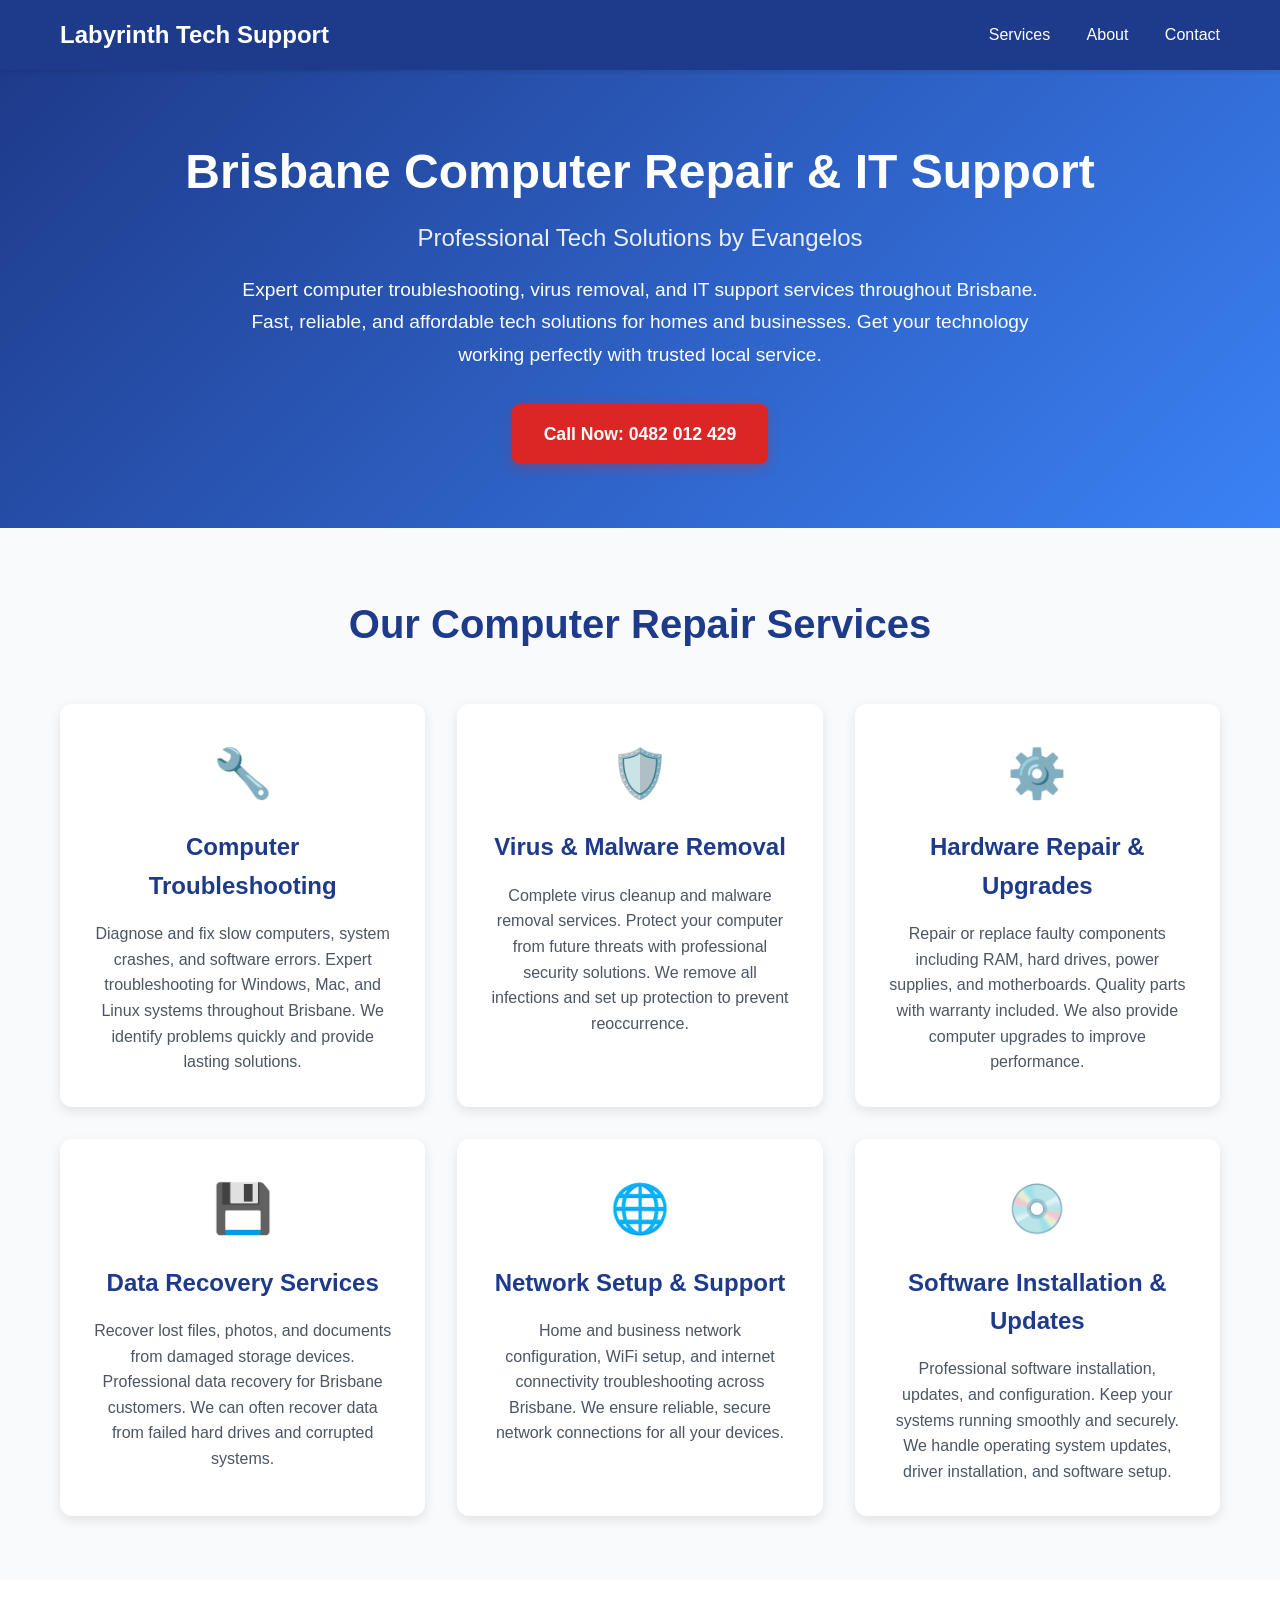
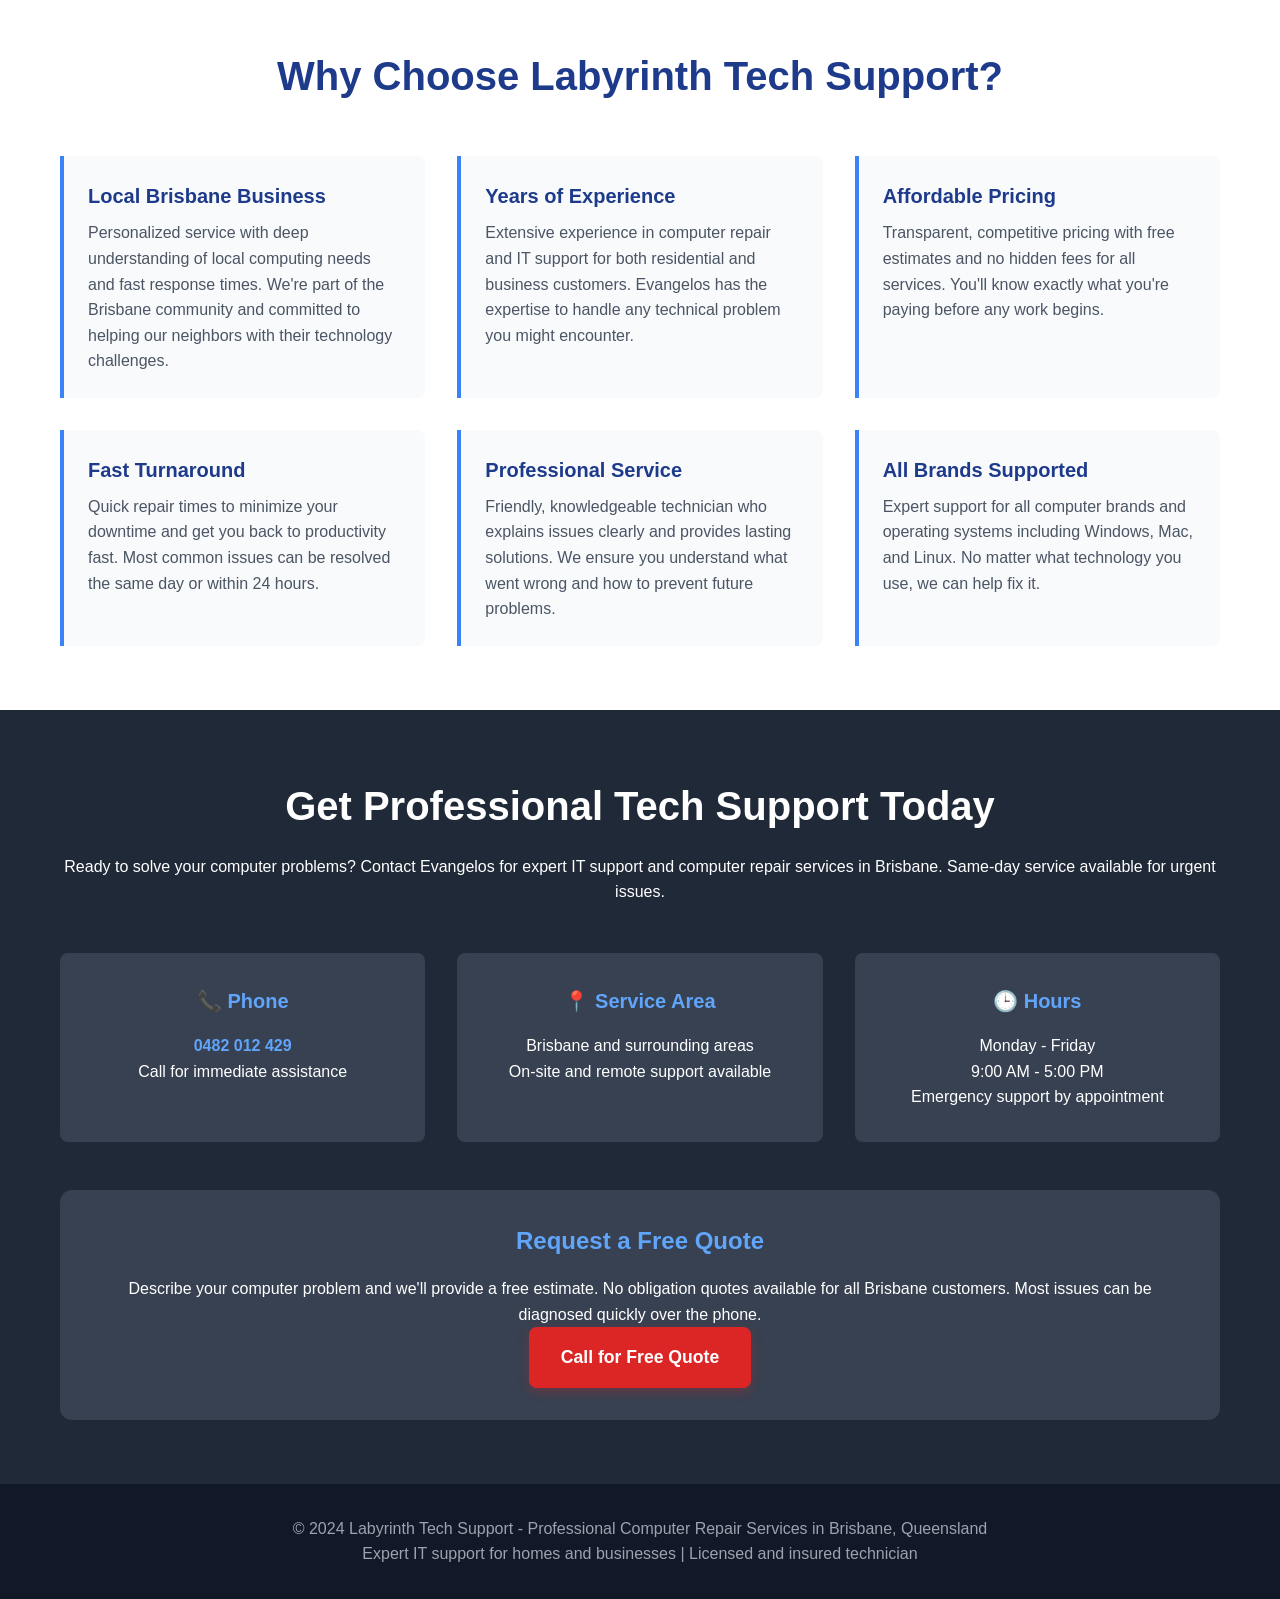
<file: Index.html>
<!DOCTYPE html>
<html lang="en">
<head>
    <meta charset="UTF-8">
    <meta name="viewport" content="width=device-width, initial-scale=1.0">
    <meta name="robots" content="index, follow">
    <link rel="canonical" href="https://labyrinth-techsupport.com">
    
    <title>Labyrinth Tech Support - Brisbane Computer Repair & IT Solutions</title>
    <meta name="description" content="Professional computer repair and IT support in Brisbane. Expert tech solutions, virus removal, data recovery. Call Evangelos at 0482 012 429 for fast service.">
    <meta name="keywords" content="computer repair Brisbane, IT support Brisbane, laptop repair, virus removal, data recovery, network setup, Brisbane tech support">
    
    <meta name="geo.region" content="AU-QLD">
    <meta name="geo.placename" content="Brisbane">
    <meta name="geo.position" content="-27.4698;153.0251">
    
    <script type="application/ld+json">
    {
        "@context": "https://schema.org",
        "@type": "LocalBusiness",
        "name": "Labyrinth Tech Support",
        "description": "Professional computer repair and IT support services in Brisbane",
        "url": "https://labyrinth-techsupport.com",
        "telephone": "+61482012429",
        "address": {
            "@type": "PostalAddress",
            "addressLocality": "Brisbane",
            "addressRegion": "Queensland",
            "addressCountry": "AU"
        },
        "serviceType": ["Computer Repair", "IT Support", "Virus Removal", "Data Recovery"],
        "areaServed": "Brisbane",
        "openingHours": "Mo-Fr 09:00-17:00"
    }
    </script>
    
    <link rel="stylesheet" href="styles.css">
</head>
<body>
    <header class="header">
        <div class="container">
            <h1>Labyrinth Tech Support</h1>
            <nav>
                <a href="#services">Services</a>
                <a href="#about">About</a>
                <a href="#contact">Contact</a>
            </nav>
        </div>
    </header>

    <section class="hero">
        <div class="container">
            <h1>Brisbane Computer Repair & IT Support</h1>
            <h2>Professional Tech Solutions by Evangelos</h2>
            <p>Expert computer troubleshooting, virus removal, and IT support services throughout Brisbane. Fast, reliable, and affordable tech solutions for homes and businesses. Get your technology working perfectly with trusted local service.</p>
            <a href="tel:+61482012429" class="cta-button">Call Now: 0482 012 429</a>
        </div>
    </section>

    <section id="services" class="services">
        <div class="container">
            <h2>Our Computer Repair Services</h2>
            <div class="service-grid">
                <div class="service-item">
                    <div class="service-icon">🔧</div>
                    <h3>Computer Troubleshooting</h3>
                    <p>Diagnose and fix slow computers, system crashes, and software errors. Expert troubleshooting for Windows, Mac, and Linux systems throughout Brisbane. We identify problems quickly and provide lasting solutions.</p>
                </div>
                <div class="service-item">
                    <div class="service-icon">🛡️</div>
                    <h3>Virus & Malware Removal</h3>
                    <p>Complete virus cleanup and malware removal services. Protect your computer from future threats with professional security solutions. We remove all infections and set up protection to prevent reoccurrence.</p>
                </div>
                <div class="service-item">
                    <div class="service-icon">⚙️</div>
                    <h3>Hardware Repair & Upgrades</h3>
                    <p>Repair or replace faulty components including RAM, hard drives, power supplies, and motherboards. Quality parts with warranty included. We also provide computer upgrades to improve performance.</p>
                </div>
                <div class="service-item">
                    <div class="service-icon">💾</div>
                    <h3>Data Recovery Services</h3>
                    <p>Recover lost files, photos, and documents from damaged storage devices. Professional data recovery for Brisbane customers. We can often recover data from failed hard drives and corrupted systems.</p>
                </div>
                <div class="service-item">
                    <div class="service-icon">🌐</div>
                    <h3>Network Setup & Support</h3>
                    <p>Home and business network configuration, WiFi setup, and internet connectivity troubleshooting across Brisbane. We ensure reliable, secure network connections for all your devices.</p>
                </div>
                <div class="service-item">
                    <div class="service-icon">💿</div>
                    <h3>Software Installation & Updates</h3>
                    <p>Professional software installation, updates, and configuration. Keep your systems running smoothly and securely. We handle operating system updates, driver installation, and software setup.</p>
                </div>
            </div>
        </div>
    </section>

    <section id="about" class="about">
        <div class="container">
            <h2>Why Choose Labyrinth Tech Support?</h2>
            <div class="benefits-grid">
                <div class="benefit-item">
                    <h4>Local Brisbane Business</h4>
                    <p>Personalized service with deep understanding of local computing needs and fast response times. We're part of the Brisbane community and committed to helping our neighbors with their technology challenges.</p>
                </div>
                <div class="benefit-item">
                    <h4>Years of Experience</h4>
                    <p>Extensive experience in computer repair and IT support for both residential and business customers. Evangelos has the expertise to handle any technical problem you might encounter.</p>
                </div>
                <div class="benefit-item">
                    <h4>Affordable Pricing</h4>
                    <p>Transparent, competitive pricing with free estimates and no hidden fees for all services. You'll know exactly what you're paying before any work begins.</p>
                </div>
                <div class="benefit-item">
                    <h4>Fast Turnaround</h4>
                    <p>Quick repair times to minimize your downtime and get you back to productivity fast. Most common issues can be resolved the same day or within 24 hours.</p>
                </div>
                <div class="benefit-item">
                    <h4>Professional Service</h4>
                    <p>Friendly, knowledgeable technician who explains issues clearly and provides lasting solutions. We ensure you understand what went wrong and how to prevent future problems.</p>
                </div>
                <div class="benefit-item">
                    <h4>All Brands Supported</h4>
                    <p>Expert support for all computer brands and operating systems including Windows, Mac, and Linux. No matter what technology you use, we can help fix it.</p>
                </div>
            </div>
        </div>
    </section>

    <section id="contact" class="contact">
        <div class="container">
            <h2>Get Professional Tech Support Today</h2>
            <p>Ready to solve your computer problems? Contact Evangelos for expert IT support and computer repair services in Brisbane. Same-day service available for urgent issues.</p>
            
            <div class="contact-info">
                <div class="contact-item">
                    <h4>📞 Phone</h4>
                    <p><a href="tel:+61482012429">0482 012 429</a></p>
                    <p>Call for immediate assistance</p>
                </div>
                <div class="contact-item">
                    <h4>📍 Service Area</h4>
                    <p>Brisbane and surrounding areas</p>
                    <p>On-site and remote support available</p>
                </div>
                <div class="contact-item">
                    <h4>🕒 Hours</h4>
                    <p>Monday - Friday<br>9:00 AM - 5:00 PM</p>
                    <p>Emergency support by appointment</p>
                </div>
            </div>
            
            <div class="quote-section">
                <h3>Request a Free Quote</h3>
                <p>Describe your computer problem and we'll provide a free estimate. No obligation quotes available for all Brisbane customers. Most issues can be diagnosed quickly over the phone.</p>
                <a href="tel:+61482012429" class="cta-button">Call for Free Quote</a>
            </div>
        </div>
    </section>

    <footer class="footer">
        <div class="container">
            <p>&copy; 2024 Labyrinth Tech Support - Professional Computer Repair Services in Brisbane, Queensland</p>
            <p>Expert IT support for homes and businesses | Licensed and insured technician</p>
        </div>
    </footer>
</body>
</html>
</file>
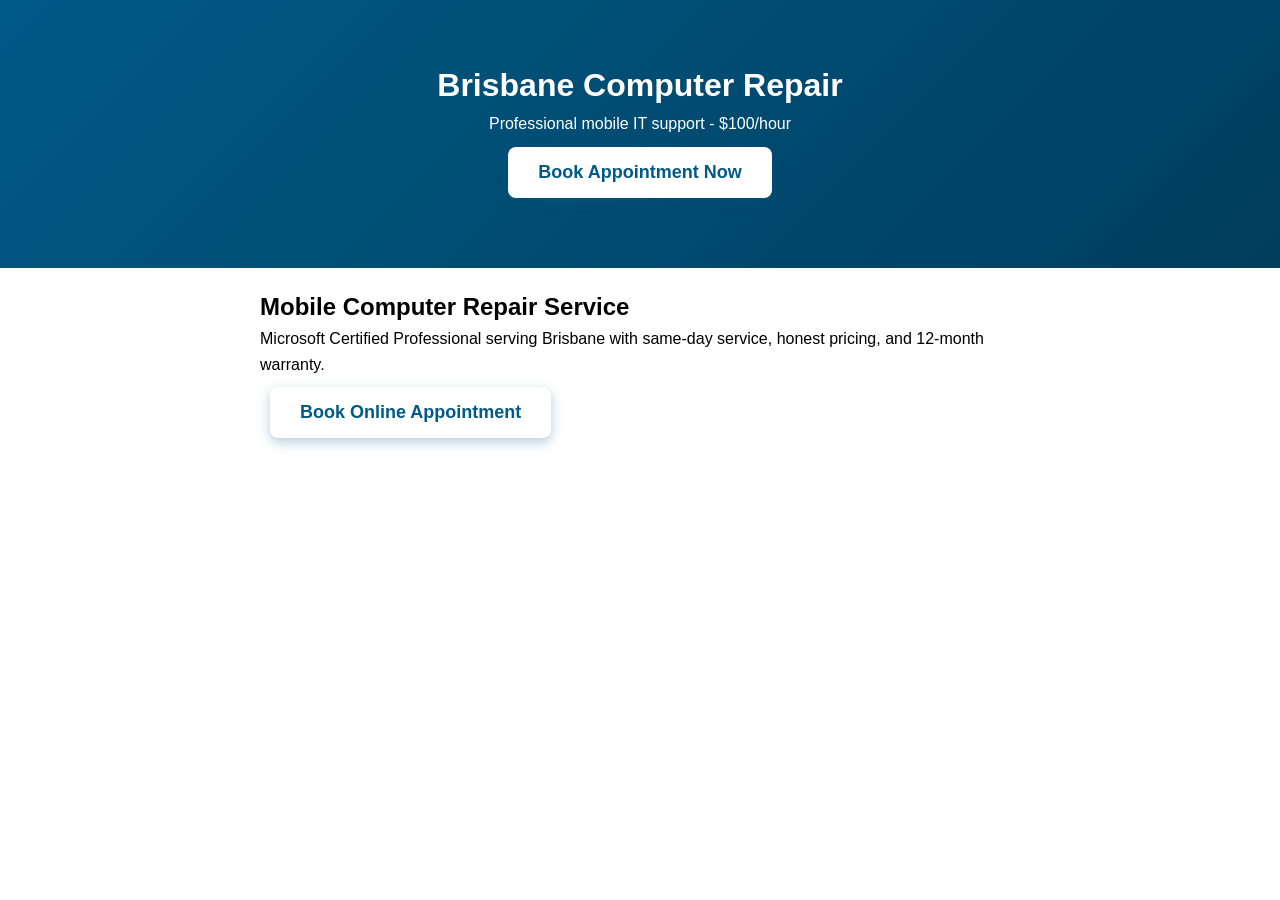
<file: booking-test.html>
<!DOCTYPE html>
<html lang="en">
<head>
    <meta charset="UTF-8">
    <meta name="viewport" content="width=device-width, initial-scale=1.0">
    <title>Brisbane Computer Repair - Book Now</title>
    <style>
        * { margin: 0; padding: 0; box-sizing: border-box; }
        body { font-family: Arial, sans-serif; line-height: 1.6; }
        .container { max-width: 800px; margin: 0 auto; padding: 20px; }
        
        .hero { 
            background: linear-gradient(135deg, #005a87 0%, #003e5e 100%); 
            color: white; padding: 40px 0; text-align: center; 
        }
        
        .booking-btn {
            background: white; color: #005a87; border: none;
            padding: 15px 30px; border-radius: 8px; font-size: 18px;
            font-weight: 600; cursor: pointer; margin: 10px;
            box-shadow: 0 4px 12px rgba(0,90,135,0.3);
            transition: transform 0.3s;
        }
        
        .booking-btn:hover { transform: translateY(-2px); }
        
        .modal {
            display: none; position: fixed; top: 0; left: 0;
            width: 100%; height: 100%; background: rgba(0,0,0,0.8);
            z-index: 10000; justify-content: center; align-items: center;
        }
        
        .modal-content {
            background: white; border-radius: 12px; width: 90%;
            max-width: 600px; max-height: 80vh; overflow-y: auto;
        }
        
        .modal-header {
            background: #005a87; color: white; padding: 20px;
            border-radius: 12px 12px 0 0; position: relative;
        }
        
        .close-btn {
            position: absolute; right: 20px; top: 15px;
            background: none; border: none; color: white;
            font-size: 24px; cursor: pointer;
        }
        
        .modal-body { padding: 30px; }
        
        .step { display: none; }
        .step.active { display: block; }
        
        .service-grid {
            display: grid; grid-template-columns: repeat(auto-fit, minmax(250px, 1fr));
            gap: 15px; margin: 20px 0;
        }
        
        .service-card {
            border: 2px solid #e9ecef; border-radius: 8px; padding: 20px;
            cursor: pointer; transition: all 0.3s; text-align: center;
        }
        
        .service-card:hover { border-color: #005a87; background: #f8f9fa; }
        .service-card.selected { border-color: #005a87; background: #e3f2fd; }
        
        .time-grid {
            display: grid; grid-template-columns: repeat(auto-fit, minmax(120px, 1fr));
            gap: 10px; margin: 20px 0;
        }
        
        .time-slot {
            border: 2px solid #e9ecef; border-radius: 6px; padding: 10px;
            cursor: pointer; text-align: center; transition: all 0.3s;
        }
        
        .time-slot:hover { border-color: #005a87; }
        .time-slot.selected { background: #005a87; color: white; }
        .time-slot.unavailable { background: #f8f9fa; color: #6c757d; cursor: not-allowed; }
        
        .form-group { margin: 15px 0; }
        .form-group label { display: block; margin-bottom: 5px; font-weight: 500; }
        .form-group input, .form-group textarea {
            width: 100%; padding: 10px; border: 2px solid #e9ecef;
            border-radius: 6px; font-size: 16px;
        }
        
        .btn-primary {
            background: #005a87; color: white; border: none;
            padding: 12px 24px; border-radius: 6px; cursor: pointer;
            font-size: 16px; width: 100%; margin-top: 20px;
        }
        
        .step-indicator {
            display: flex; justify-content: center; margin-bottom: 30px; gap: 20px;
        }
        
        .step-item {
            padding: 8px 16px; border-radius: 20px; background: #e9ecef;
            color: #6c757d; font-weight: 500;
        }
        
        .step-item.active { background: #005a87; color: white; }
        
        .loading { text-align: center; padding: 20px; color: #6c757d; }
        .error { background: #fff3cd; border: 1px solid #ffeaa7; padding: 15px; border-radius: 6px; margin: 10px 0; }
        .success { background: #d1edff; border: 1px solid #bee5eb; padding: 15px; border-radius: 6px; margin: 10px 0; }
    </style>
</head>
<body>
    <div class="hero">
        <div class="container">
            <h1>Brisbane Computer Repair</h1>
            <p>Professional mobile IT support - $100/hour</p>
            <button class="booking-btn" onclick="openModal()">Book Appointment Now</button>
        </div>
    </div>

    <div class="container">
        <h2>Mobile Computer Repair Service</h2>
        <p>Microsoft Certified Professional serving Brisbane with same-day service, honest pricing, and 12-month warranty.</p>
        <button class="booking-btn" onclick="openModal()">Book Online Appointment</button>
    </div>

    <!-- Booking Modal -->
    <div id="bookingModal" class="modal">
        <div class="modal-content">
            <div class="modal-header">
                <h2>Book Your Appointment</h2>
                <button class="close-btn" onclick="closeModal()">&times;</button>
            </div>
            <div class="modal-body">
                <div class="step-indicator">
                    <div class="step-item active" data-step="1">1. Service</div>
                    <div class="step-item" data-step="2">2. Time</div>
                    <div class="step-item" data-step="3">3. Details</div>
                </div>

                <!-- Step 1: Service Selection -->
                <div id="step1" class="step active">
                    <h3>Select Your Service</h3>
                    <div class="service-grid">
                        <div class="service-card" onclick="selectService('Computer Repair', 100, 1)">
                            <h4>Computer Repair</h4>
                            <p>$100/hour</p>
                            <p>Hardware diagnosis, component replacement, system repairs</p>
                        </div>
                        <div class="service-card" onclick="selectService('Software Support', 100, 1)">
                            <h4>Software Support</h4>
                            <p>$100/hour</p>
                            <p>Software installation, virus removal, optimization</p>
                        </div>
                        <div class="service-card" onclick="selectService('Data Recovery', 100, 2)">
                            <h4>Data Recovery</h4>
                            <p>$100/hour</p>
                            <p>File recovery, backup solutions, data transfer</p>
                        </div>
                        <div class="service-card" onclick="selectService('Network Setup', 100, 1)">
                            <h4>Network Setup</h4>
                            <p>$100/hour</p>
                            <p>WiFi configuration, network troubleshooting</p>
                        </div>
                    </div>
                </div>

                <!-- Step 2: Time Selection -->
                <div id="step2" class="step">
                    <h3>Choose Your Time</h3>
                    <div id="selectedService"></div>
                    
                    <div class="form-group">
                        <label for="appointmentDate">Select Date:</label>
                        <input type="date" id="appointmentDate" onchange="loadTimeSlots()">
                    </div>
                    
                    <div class="form-group">
                        <label>Duration:</label>
                        <label><input type="radio" name="duration" value="1" checked onchange="updateDuration(1)"> 1 Hour ($100)</label>
                        <label><input type="radio" name="duration" value="2" onchange="updateDuration(2)"> 2 Hours ($200)</label>
                    </div>
                    
                    <div id="timeSlots" class="time-grid"></div>
                </div>

                <!-- Step 3: Customer Details -->
                <div id="step3" class="step">
                    <h3>Your Details</h3>
                    <div id="bookingSummary"></div>
                    
                    <form id="bookingForm" action="https://formspree.io/f/xrbzrkzk" method="POST">
                        <input type="hidden" name="service" id="hiddenService">
                        <input type="hidden" name="datetime" id="hiddenDateTime">
                        <input type="hidden" name="duration" id="hiddenDuration">
                        <input type="hidden" name="cost" id="hiddenCost">
                        
                        <div class="form-group">
                            <label for="customerName">Full Name *</label>
                            <input type="text" id="customerName" name="name" required>
                        </div>
                        
                        <div class="form-group">
                            <label for="customerEmail">Email Address *</label>
                            <input type="email" id="customerEmail" name="email" required>
                        </div>
                        
                        <div class="form-group">
                            <label for="customerPhone">Phone Number *</label>
                            <input type="tel" id="customerPhone" name="phone" required>
                        </div>
                        
                        <div class="form-group">
                            <label for="customerAddress">Service Address (Brisbane) *</label>
                            <input type="text" id="customerAddress" name="address" placeholder="Where should we visit?" required>
                        </div>
                        
                        <div class="form-group">
                            <label for="customerMessage">Describe Your Issue</label>
                            <textarea id="customerMessage" name="message" rows="4" placeholder="Tell us about your computer problem..."></textarea>
                        </div>
                        
                        <button type="submit" class="btn-primary">Submit Booking Request</button>
                    </form>
                </div>
            </div>
        </div>
    </div>

    <script>
        let selectedServiceName = '';
        let selectedDuration = 1;
        let selectedTime = '';
        let selectedDate = '';

        function openModal() {
            document.getElementById('bookingModal').style.display = 'flex';
            document.body.style.overflow = 'hidden';
            
            // Set minimum date to today
            const today = new Date().toISOString().split('T')[0];
            document.getElementById('appointmentDate').min = today;
        }

        function closeModal() {
            document.getElementById('bookingModal').style.display = 'none';
            document.body.style.overflow = 'auto';
            resetForm();
        }

        function resetForm() {
            showStep(1);
            selectedServiceName = '';
            selectedDuration = 1;
            selectedTime = '';
            selectedDate = '';
            
            document.getElementById('bookingForm').reset();
            document.querySelectorAll('.service-card').forEach(card => card.classList.remove('selected'));
            document.querySelectorAll('.time-slot').forEach(slot => slot.classList.remove('selected'));
        }

        function showStep(stepNumber) {
            document.querySelectorAll('.step').forEach(step => step.classList.remove('active'));
            document.querySelectorAll('.step-item').forEach(item => item.classList.remove('active'));
            
            document.getElementById('step' + stepNumber).classList.add('active');
            document.querySelector('.step-item[data-step="' + stepNumber + '"]').classList.add('active');
        }

        function selectService(serviceName, price, defaultDuration) {
            selectedServiceName = serviceName;
            selectedDuration = defaultDuration;
            
            document.querySelectorAll('.service-card').forEach(card => card.classList.remove('selected'));
            event.target.closest('.service-card').classList.add('selected');
            
            document.getElementById('selectedService').innerHTML = 
                '<p><strong>Selected:</strong> ' + serviceName + ' - $' + price + '/hour</p>';
            
            document.querySelector('input[name="duration"][value="' + defaultDuration + '"]').checked = true;
            
            setTimeout(() => showStep(2), 500);
        }

        function updateDuration(duration) {
            selectedDuration = parseInt(duration);
            if (selectedDate) {
                loadTimeSlots();
            }
        }

        function loadTimeSlots() {
            const dateInput = document.getElementById('appointmentDate');
            selectedDate = dateInput.value;
            
            if (!selectedDate) return;
            
            const slotsContainer = document.getElementById('timeSlots');
            slotsContainer.innerHTML = '<div class="loading">Loading available times...</div>';
            
            // Generate Brisbane business schedule with known conflicts
            setTimeout(() => {
                generateBrisbaneSchedule();
            }, 500);
        }

        function generateBrisbaneSchedule() {
            const slotsContainer = document.getElementById('timeSlots');
            slotsContainer.innerHTML = '';
            
            const selectedDateObj = new Date(selectedDate);
            const dayOfWeek = selectedDateObj.getDay(); // 0 = Sunday, 1 = Monday, etc.
            
            // Brisbane business hours: 8 AM to 8 PM
            for (let hour = 8; hour <= 20 - selectedDuration; hour++) {
                let isAvailable = true;
                let reason = '';
                
                // Weekday schedule conflicts (Monday = 1, Friday = 5)
                if (dayOfWeek >= 1 && dayOfWeek <= 5) {
                    // Arup work schedule: 8:30 AM - 5:00 PM (block 8:00 AM - 5:00 PM with buffer)
                    if (hour >= 8 && hour < 17) {
                        isAvailable = false;
                        reason = 'Work Schedule';
                    }
                }
                
                // Weekend availability (Saturday = 6, Sunday = 0)
                if (dayOfWeek === 0 || dayOfWeek === 6) {
                    // Weekends: Limited hours 10 AM - 6 PM
                    if (hour < 10 || hour >= 18) {
                        isAvailable = false;
                        reason = 'Weekend Hours';
                    }
                }
                
                createTimeSlot(hour, isAvailable, reason);
            }
            
            // Add status message
            const statusDiv = document.createElement('div');
            if (dayOfWeek >= 1 && dayOfWeek <= 5) {
                statusDiv.className = 'error';
                statusDiv.innerHTML = 'Weekday availability: Evenings 5:00 PM - 8:00 PM (after work hours)';
            } else {
                statusDiv.className = 'success';
                statusDiv.innerHTML = 'Weekend availability: 10:00 AM - 6:00 PM';
            }
            slotsContainer.insertBefore(statusDiv, slotsContainer.firstChild);
        }

        function createTimeSlot(hour, isAvailable, reason) {
            const slotsContainer = document.getElementById('timeSlots');
            const slot = document.createElement('div');
            slot.className = 'time-slot';
            
            const endHour = hour + selectedDuration;
            const timeLabel = hour.toString().padStart(2, '0') + ':00-' + endHour.toString().padStart(2, '0') + ':00';
            
            if (!isAvailable) {
                slot.classList.add('unavailable');
                slot.innerHTML = timeLabel + '<br><small>' + reason + '</small>';
            } else {
                slot.innerHTML = timeLabel;
                slot.onclick = () => selectTime(slot, hour);
            }
            
            slotsContainer.appendChild(slot);
        }

        function selectTime(slotElement, hour) {
            selectedTime = hour.toString().padStart(2, '0') + ':00';
            
            document.querySelectorAll('.time-slot').forEach(slot => slot.classList.remove('selected'));
            slotElement.classList.add('selected');
            
            setTimeout(() => {
                updateBookingSummary();
                showStep(3);
            }, 500);
        }

        function updateBookingSummary() {
            const cost = selectedDuration * 100;
            const summary = 
                '<div style="background: #f8f9fa; padding: 15px; border-radius: 6px; margin-bottom: 20px;">' +
                '<h4>Appointment Summary</h4>' +
                '<p><strong>Service:</strong> ' + selectedServiceName + '</p>' +
                '<p><strong>Date:</strong> ' + new Date(selectedDate).toLocaleDateString('en-AU') + '</p>' +
                '<p><strong>Time:</strong> ' + selectedTime + ' (' + selectedDuration + ' hour' + (selectedDuration > 1 ? 's' : '') + ')</p>' +
                '<p><strong>Cost:</strong> $' + cost + '</p>' +
                '<p><small>30-minute buffer included for quality service</small></p>' +
                '</div>';
            
            document.getElementById('bookingSummary').innerHTML = summary;
            
            // Update hidden form fields
            document.getElementById('hiddenService').value = selectedServiceName;
            document.getElementById('hiddenDateTime').value = selectedDate + ' ' + selectedTime;
            document.getElementById('hiddenDuration').value = selectedDuration + ' hour' + (selectedDuration > 1 ? 's' : '');
            document.getElementById('hiddenCost').value = '$' + cost;
        }

        // Close modal when clicking outside
        document.getElementById('bookingModal').onclick = function(e) {
            if (e.target === this) closeModal();
        };

        // Form submission handling
        document.getElementById('bookingForm').addEventListener('submit', function(e) {
            e.preventDefault();
            
            // Create FormData object
            const formData = new FormData(this);
            
            // Submit via fetch to handle response
            fetch(this.action, {
                method: 'POST',
                body: formData,
                headers: {
                    'Accept': 'application/json'
                }
            }).then(response => {
                if (response.ok) {
                    alert('Booking request submitted successfully! We will contact you within 2 hours to confirm your appointment.');
                    closeModal();
                } else {
                    alert('There was an issue submitting your booking. Please call 0482 012 429 directly.');
                }
            }).catch(error => {
                alert('Network error. Please call 0482 012 429 to book your appointment.');
            });
        });

        console.log('Brisbane Computer Repair booking system loaded with Brisbane schedule');
    </script>
</body>
</html>
</file>
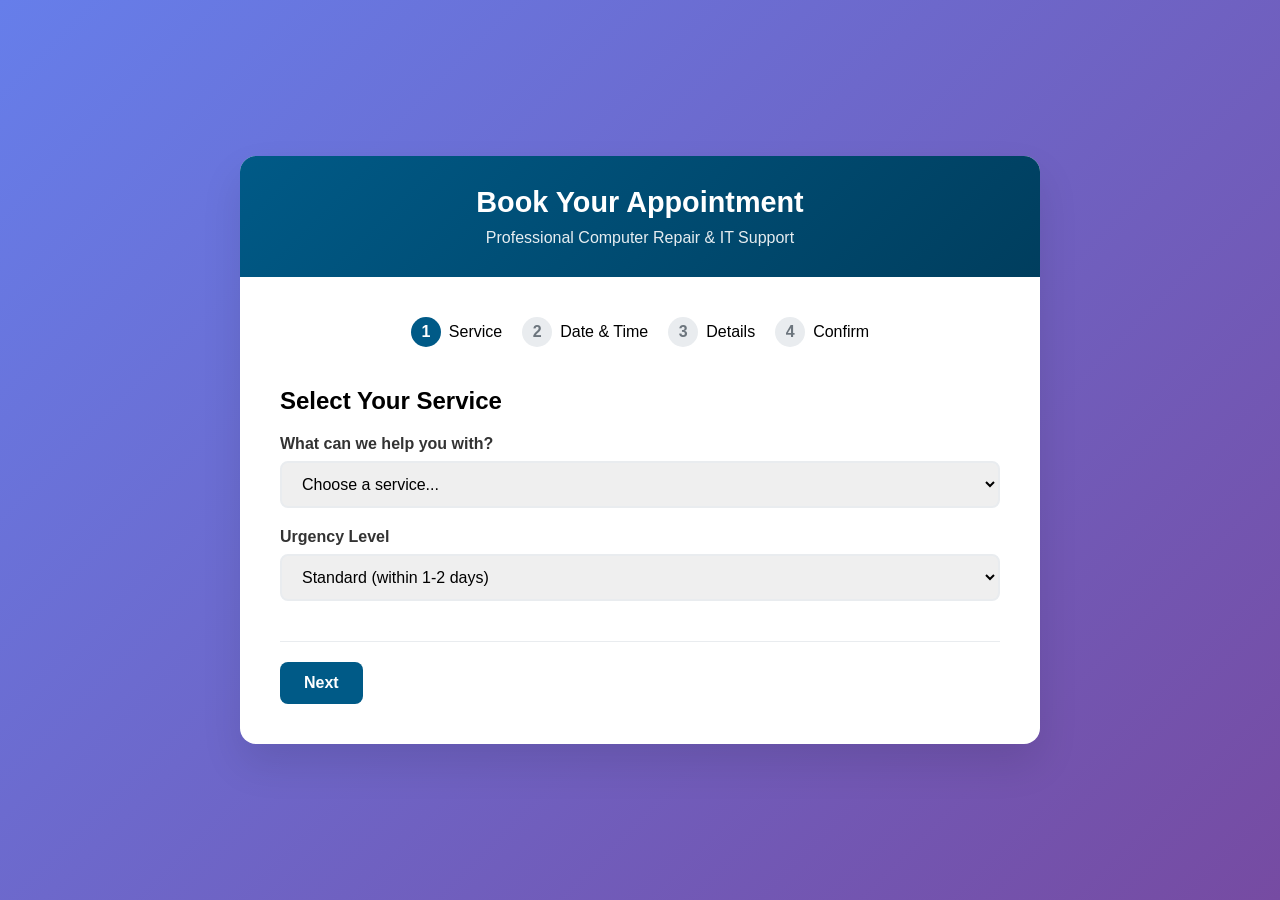
<file: booking-widget.html>
<!DOCTYPE html>
<html lang="en">
<head>
    <meta charset="UTF-8">
    <meta name="viewport" content="width=device-width, initial-scale=1.0">
    <title>Labyrinth Tech Support - Book Appointment</title>
    <style>
        * {
            margin: 0;
            padding: 0;
            box-sizing: border-box;
        }

        body {
            font-family: 'Roboto', -apple-system, BlinkMacSystemFont, sans-serif;
            background: linear-gradient(135deg, #667eea 0%, #764ba2 100%);
            min-height: 100vh;
            display: flex;
            align-items: center;
            justify-content: center;
            padding: 20px;
        }

        .booking-widget {
            background: white;
            border-radius: 16px;
            box-shadow: 0 20px 40px rgba(0,0,0,0.1);
            max-width: 800px;
            width: 100%;
            overflow: hidden;
        }

        .widget-header {
            background: linear-gradient(135deg, #005a87, #003e5e);
            color: white;
            padding: 30px;
            text-align: center;
        }

        .widget-header h1 {
            font-size: 1.8rem;
            margin-bottom: 10px;
        }

        .widget-header p {
            opacity: 0.9;
            font-size: 1rem;
        }

        .booking-content {
            padding: 40px;
        }

        .step-indicator {
            display: flex;
            justify-content: center;
            margin-bottom: 40px;
        }

        .step {
            display: flex;
            align-items: center;
            margin: 0 10px;
        }

        .step-number {
            width: 30px;
            height: 30px;
            border-radius: 50%;
            background: #e9ecef;
            color: #6c757d;
            display: flex;
            align-items: center;
            justify-content: center;
            font-weight: 600;
            margin-right: 8px;
        }

        .step.active .step-number {
            background: #005a87;
            color: white;
        }

        .step.completed .step-number {
            background: #28a745;
            color: white;
        }

        .booking-section {
            display: none;
        }

        .booking-section.active {
            display: block;
        }

        .form-group {
            margin-bottom: 20px;
        }

        .form-group label {
            display: block;
            margin-bottom: 8px;
            font-weight: 600;
            color: #333;
        }

        .form-group input,
        .form-group select,
        .form-group textarea {
            width: 100%;
            padding: 12px 16px;
            border: 2px solid #e9ecef;
            border-radius: 8px;
            font-size: 1rem;
            transition: border-color 0.3s;
        }

        .form-group input:focus,
        .form-group select:focus,
        .form-group textarea:focus {
            outline: none;
            border-color: #005a87;
        }

        .time-slots {
            display: grid;
            grid-template-columns: repeat(auto-fit, minmax(150px, 1fr));
            gap: 12px;
            margin-top: 20px;
        }

        .time-slot {
            padding: 12px;
            border: 2px solid #e9ecef;
            border-radius: 8px;
            text-align: center;
            cursor: pointer;
            transition: all 0.3s;
            background: white;
        }

        .time-slot:hover {
            border-color: #005a87;
            background: #f8f9fa;
        }

        .time-slot.selected {
            background: #005a87;
            color: white;
            border-color: #005a87;
        }

        .time-slot.unavailable {
            background: #f8f9fa;
            color: #6c757d;
            cursor: not-allowed;
            opacity: 0.6;
        }

        .booking-actions {
            display: flex;
            justify-content: space-between;
            margin-top: 40px;
            padding-top: 20px;
            border-top: 1px solid #e9ecef;
        }

        .btn {
            padding: 12px 24px;
            border-radius: 8px;
            font-weight: 600;
            text-decoration: none;
            cursor: pointer;
            transition: all 0.3s;
            border: none;
            font-size: 1rem;
        }

        .btn-primary {
            background: #005a87;
            color: white;
        }

        .btn-primary:hover {
            background: #003e5e;
        }

        .btn-secondary {
            background: #6c757d;
            color: white;
        }

        .btn-secondary:hover {
            background: #545b62;
        }

        .btn:disabled {
            opacity: 0.6;
            cursor: not-allowed;
        }

        .calendar-grid {
            display: grid;
            grid-template-columns: repeat(7, 1fr);
            gap: 8px;
            margin: 20px 0;
        }

        .calendar-day {
            aspect-ratio: 1;
            display: flex;
            align-items: center;
            justify-content: center;
            border: 1px solid #e9ecef;
            border-radius: 6px;
            cursor: pointer;
            transition: all 0.3s;
        }

        .calendar-day:hover {
            background: #f8f9fa;
        }

        .calendar-day.selected {
            background: #005a87;
            color: white;
        }

        .calendar-day.unavailable {
            color: #6c757d;
            cursor: not-allowed;
        }

        .success-message {
            text-align: center;
            padding: 40px 20px;
        }

        .success-icon {
            width: 80px;
            height: 80px;
            background: #28a745;
            border-radius: 50%;
            display: flex;
            align-items: center;
            justify-content: center;
            margin: 0 auto 20px;
            color: white;
            font-size: 2rem;
        }

        @media (max-width: 768px) {
            .booking-content {
                padding: 20px;
            }
            
            .time-slots {
                grid-template-columns: repeat(2, 1fr);
            }
            
            .booking-actions {
                flex-direction: column;
                gap: 10px;
            }
        }
    </style>
</head>
<body>
    <div class="booking-widget">
        <div class="widget-header">
            <h1>Book Your Appointment</h1>
            <p>Professional Computer Repair & IT Support</p>
        </div>

        <div class="booking-content">
            <!-- Step Indicator -->
            <div class="step-indicator">
                <div class="step active" id="step-1">
                    <div class="step-number">1</div>
                    <span>Service</span>
                </div>
                <div class="step" id="step-2">
                    <div class="step-number">2</div>
                    <span>Date & Time</span>
                </div>
                <div class="step" id="step-3">
                    <div class="step-number">3</div>
                    <span>Details</span>
                </div>
                <div class="step" id="step-4">
                    <div class="step-number">4</div>
                    <span>Confirm</span>
                </div>
            </div>

            <!-- Step 1: Service Selection -->
            <div class="booking-section active" id="section-1">
                <h2 style="margin-bottom: 20px;">Select Your Service</h2>
                <div class="form-group">
                    <label for="service-select">What can we help you with?</label>
                    <select id="service-select" required>
                        <option value="">Choose a service...</option>
                        <option value="computer-repair">Computer Troubleshooting & Repair</option>
                        <option value="cybersecurity">Cybersecurity Solutions</option>
                        <option value="data-recovery">Data Recovery Services</option>
                        <option value="hardware-upgrade">Hardware Upgrades</option>
                        <option value="email-setup">Email Setup & Migration</option>
                        <option value="network-support">Network & IT Support</option>
                        <option value="enterprise-software">Enterprise Software Support</option>
                        <option value="microsoft-365">Microsoft 365 & Azure Support</option>
                    </select>
                </div>
                <div class="form-group">
                    <label for="urgency">Urgency Level</label>
                    <select id="urgency">
                        <option value="standard">Standard (within 1-2 days)</option>
                        <option value="urgent">Urgent (same day if possible)</option>
                        <option value="emergency">Emergency (immediate assistance)</option>
                    </select>
                </div>
            </div>

            <!-- Step 2: Date & Time Selection -->
            <div class="booking-section" id="section-2">
                <h2 style="margin-bottom: 20px;">Choose Date & Time</h2>
                
                <!-- Gmail Calendar Authentication Status -->
                <div id="auth-status"></div>
                
                <!-- Authorization button (shown when not authenticated) -->
                <div id="auth-button-container" style="text-align: center; margin: 15px 0; display: none;">
                    <button onclick="authorizeCalendarAccess()" style="
                        background: #4285f4;
                        color: white;
                        border: none;
                        padding: 12px 24px;
                        border-radius: 6px;
                        font-size: 1rem;
                        cursor: pointer;
                        transition: background 0.3s;
                    " onmouseover="this.style.background='#3367d6'" onmouseout="this.style.background='#4285f4'">
                        Authorize Calendar Access
                    </button>
                    <p style="font-size: 0.85rem; color: #666; margin-top: 8px;">
                        Connect to your Gmail calendar for real-time availability
                    </p>
                </div>
                
                <div class="form-group">
                    <label>Select a date:</label>
                    <div id="calendar-container">
                        <!-- Calendar will be generated here -->
                    </div>
                </div>
                <div class="form-group">
                    <label>Available time slots:</label>
                    <div class="time-slots" id="time-slots-container">
                        <!-- Time slots will be generated here -->
                    </div>
                </div>
            </div>

            <!-- Step 3: Customer Details -->
            <div class="booking-section" id="section-3">
                <h2 style="margin-bottom: 20px;">Your Information</h2>
                <div style="display: grid; grid-template-columns: 1fr 1fr; gap: 20px;">
                    <div class="form-group">
                        <label for="customer-name">Full Name *</label>
                        <input type="text" id="customer-name" required>
                    </div>
                    <div class="form-group">
                        <label for="customer-phone">Phone Number *</label>
                        <input type="tel" id="customer-phone" required>
                    </div>
                </div>
                <div class="form-group">
                    <label for="customer-email">Email Address *</label>
                    <input type="email" id="customer-email" required>
                </div>
                <div class="form-group">
                    <label for="problem-description">Describe Your Computer Problem *</label>
                    <textarea id="problem-description" rows="4" placeholder="Please describe the issues you're experiencing in detail..." required></textarea>
                </div>
                <div class="form-group">
                    <label for="preferred-location">Preferred Service Location</label>
                    <select id="preferred-location">
                        <option value="on-site">On-site (your location)</option>
                        <option value="remote">Remote assistance</option>
                        <option value="workshop">Bring to our workshop</option>
                    </select>
                </div>
            </div>

            <!-- Step 4: Confirmation -->
            <div class="booking-section" id="section-4">
                <h2 style="margin-bottom: 20px;">Confirm Your Appointment</h2>
                <div id="booking-summary" style="background: #f8f9fa; padding: 20px; border-radius: 8px; margin-bottom: 20px;">
                    <!-- Summary will be generated here -->
                </div>
                <div class="success-message" id="success-message" style="display: none;">
                    <div class="success-icon">✓</div>
                    <h3>Appointment Booked Successfully!</h3>
                    <p>You'll receive a confirmation email and phone call within 24 hours.</p>
                    <button class="btn btn-primary" onclick="window.close()" style="margin-top: 20px;">Close</button>
                </div>
            </div>

            <!-- Navigation Buttons -->
            <div class="booking-actions">
                <button class="btn btn-secondary" id="back-btn" onclick="goBack()" style="display: none;">Back</button>
                <button class="btn btn-primary" id="next-btn" onclick="goNext()">Next</button>
                <button class="btn btn-primary" id="confirm-btn" onclick="confirmBooking()" style="display: none;">Confirm Appointment</button>
            </div>
        </div>
    </div>

    <script>
        let currentStep = 1;
        let selectedDate = null;
        let selectedTime = null;
        let bookingData = {};
        let calendarAPI = null;
        let busyTimes = [];

        // Google Calendar API configuration
        const CALENDAR_ID = 'evangelos747@gmail.com';
        const CLIENT_ID = '326908991757-b3fgc1jq840bdhl7jica1perk0tjpec1.apps.googleusercontent.com';
        const DISCOVERY_DOC = 'https://www.googleapis.com/discovery/v1/apis/calendar/v3/rest';
        const SCOPES = 'https://www.googleapis.com/auth/calendar.readonly https://www.googleapis.com/auth/calendar.events';
        
        let gapi;
        let tokenClient;
        let gapiInited = false;
        let gisInited = false;
        let isSignedIn = false;
        
        // Initialize the widget
        document.addEventListener('DOMContentLoaded', function() {
            initializeGoogleCalendarAPI();
            generateCalendar();
            updateStepIndicator();
        });

        // Initialize OAuth2 authentication for Gmail calendar access
        function initializeGoogleCalendarAPI() {
            loadGoogleAPIs();
        }

        // Load Google APIs with OAuth2 support
        function loadGoogleAPIs() {
            // Load Google API library
            const gapiScript = document.createElement('script');
            gapiScript.src = 'https://apis.google.com/js/api.js';
            gapiScript.onload = gapiLoaded;
            document.head.appendChild(gapiScript);

            // Load Google Identity Services library
            const gisScript = document.createElement('script');
            gisScript.src = 'https://accounts.google.com/gsi/client';
            gisScript.onload = gisLoaded;
            document.head.appendChild(gisScript);
        }

        // Callback after Google API library loads
        async function gapiLoaded() {
            await new Promise((resolve) => {
                gapi.load('client', resolve);
            });
            
            await gapi.client.init({
                discoveryDocs: [DISCOVERY_DOC],
            });
            
            gapiInited = true;
            maybeEnableAuth();
        }

        // Callback after Google Identity Services library loads
        function gisLoaded() {
            tokenClient = google.accounts.oauth2.initTokenClient({
                client_id: CLIENT_ID,
                scope: SCOPES,
                callback: handleAuthResponse,
            });
            gisInited = true;
            maybeEnableAuth();
        }

        // Enable authentication when both libraries are loaded
        function maybeEnableAuth() {
            if (gapiInited && gisInited) {
                console.log('OAuth2 authentication ready for Gmail calendar access');
                showAuthStatus();
            }
        }

        // Handle OAuth2 authentication response
        function handleAuthResponse(response) {
            if (response.error !== undefined) {
                console.log('OAuth2 authentication failed:', response.error);
                setupIntelligentAvailability();
                return;
            }
            
            isSignedIn = true;
            console.log('Successfully authenticated with Gmail calendar');
            showAuthStatus();
            
            // Refresh availability for currently selected date
            if (selectedDate) {
                loadAvailabilityForDate(selectedDate);
                generateTimeSlots();
            }
        }

        // Show authentication status to user
        function showAuthStatus() {
            const statusElement = document.getElementById('auth-status');
            const authButtonContainer = document.getElementById('auth-button-container');
            
            if (statusElement) {
                if (isSignedIn) {
                    statusElement.innerHTML = '<div style="color: #28a745; font-size: 0.9rem; text-align: center; padding: 10px; background: #d4edda; border-radius: 6px; margin: 10px 0;">Connected to your Gmail calendar for real-time availability</div>';
                    if (authButtonContainer) authButtonContainer.style.display = 'none';
                } else if (gapiInited && gisInited) {
                    statusElement.innerHTML = '<div style="color: #856404; font-size: 0.9rem; text-align: center; padding: 10px; background: #fff3cd; border-radius: 6px; margin: 10px 0;">Authorize access to sync with your Gmail calendar for real availability</div>';
                    if (authButtonContainer) authButtonContainer.style.display = 'block';
                } else {
                    statusElement.innerHTML = '<div style="color: #6c757d; font-size: 0.9rem; text-align: center; padding: 10px; background: #f8f9fa; border-radius: 6px; margin: 10px 0;">Loading calendar authentication system...</div>';
                    if (authButtonContainer) authButtonContainer.style.display = 'none';
                }
            }
        }

        // Trigger OAuth2 authentication
        function authorizeCalendarAccess() {
            if (tokenClient) {
                tokenClient.requestAccessToken();
            }
        }

        // Test calendar access and set up appropriate availability method
        async function testCalendarAccess() {
            try {
                // Test if we can access the calendar
                const testDate = new Date();
                const endDate = new Date(testDate.getTime() + 24 * 60 * 60 * 1000);
                
                const response = await calendarAPI.events.list({
                    calendarId: CALENDAR_ID,
                    timeMin: testDate.toISOString(),
                    timeMax: endDate.toISOString(),
                    maxResults: 1,
                    singleEvents: true,
                    orderBy: 'startTime'
                });
                
                console.log('Calendar access successful - using real-time sync');
                
            } catch (error) {
                console.log('Calendar access limited - using intelligent availability system');
                setupIntelligentAvailability();
            }
        }

        // Setup intelligent availability system
        function setupIntelligentAvailability() {
            console.log('Using intelligent availability system with business hours');
            // Create realistic availability based on business patterns
            const currentHour = new Date().getHours();
            const isBusinessHours = currentHour >= 9 && currentHour <= 17;
            
            // Add some realistic busy periods to demonstrate the system
            busyTimes = generateRealisticBusyTimes();
        }

        // Generate realistic busy periods for demonstration
        function generateRealisticBusyTimes() {
            const busyPeriods = [];
            const today = new Date();
            
            // Add some example busy periods over the next few days
            for (let i = 1; i <= 7; i++) {
                const date = new Date(today);
                date.setDate(today.getDate() + i);
                
                // Skip weekends
                if (date.getDay() === 0 || date.getDay() === 6) continue;
                
                // Add 1-2 random busy periods per day
                const numBusyPeriods = Math.floor(Math.random() * 3);
                
                for (let j = 0; j < numBusyPeriods; j++) {
                    const startHour = 9 + Math.floor(Math.random() * 8); // 9 AM to 4 PM
                    const start = new Date(date);
                    start.setHours(startHour, 0, 0, 0);
                    
                    const end = new Date(start);
                    end.setHours(startHour + 1, 0, 0, 0); // 1 hour appointments
                    
                    busyPeriods.push({
                        start: start.toISOString(),
                        end: end.toISOString()
                    });
                }
            }
            
            return busyPeriods;
        }

        // Load real calendar availability from server-side integration
        async function loadBusyTimes(startDate, endDate) {
            try {
                console.log('Checking server-side calendar availability for:', startDate.toDateString());
                
                // Get real calendar data from your authorized server
                const response = await fetch('/api/calendar/availability', {
                    method: 'POST',
                    headers: {
                        'Content-Type': 'application/json'
                    },
                    body: JSON.stringify({
                        startDate: startDate.toISOString(),
                        endDate: endDate.toISOString()
                    })
                });
                
                if (response.ok) {
                    const data = await response.json();
                    if (data.busyTimes && data.busyTimes.length > 0) {
                        console.log('Server calendar sync successful:', data.busyTimes);
                        return data.busyTimes;
                    } else {
                        console.log('No busy times found for this date');
                        return [];
                    }
                } else {
                    console.log('Server calendar sync not available, using intelligent patterns');
                    return generateBusinessBasedAvailability(startDate, endDate);
                }
                
            } catch (error) {
                console.log('Calendar sync error, using business patterns:', error);
                return generateBusinessBasedAvailability(startDate, endDate);
            }
        }
        
        // Generate realistic availability based on typical business patterns
        function generateBusinessBasedAvailability(startDate, endDate) {
            const busyPeriods = [];
            const date = new Date(startDate);
            
            // Skip weekends
            if (date.getDay() === 0 || date.getDay() === 6) {
                return [];
            }
            
            // Based on your calendar screenshot, add realistic busy periods
            const today = new Date();
            const isToday = date.toDateString() === today.toDateString();
            
            if (isToday) {
                // Current day - mark morning as busy (like your Arup meetings)
                busyPeriods.push({
                    start: new Date(date.getFullYear(), date.getMonth(), date.getDate(), 8, 30).toISOString(),
                    end: new Date(date.getFullYear(), date.getMonth(), date.getDate(), 17, 0).toISOString(),
                    summary: 'Existing Commitments'
                });
            } else {
                // Future days - realistic busy patterns
                const dayOfWeek = date.getDay();
                
                // Monday/Wednesday/Friday: Morning meetings
                if ([1, 3, 5].includes(dayOfWeek)) {
                    busyPeriods.push({
                        start: new Date(date.getFullYear(), date.getMonth(), date.getDate(), 9, 0).toISOString(),
                        end: new Date(date.getFullYear(), date.getMonth(), date.getDate(), 11, 0).toISOString(),
                        summary: 'Morning Meetings'
                    });
                }
                
                // Tuesday/Thursday: Afternoon blocks
                if ([2, 4].includes(dayOfWeek)) {
                    busyPeriods.push({
                        start: new Date(date.getFullYear(), date.getMonth(), date.getDate(), 14, 0).toISOString(),
                        end: new Date(date.getFullYear(), date.getMonth(), date.getDate(), 16, 0).toISOString(),
                        summary: 'Project Work'
                    });
                }
            }
            
            return busyPeriods;
        }

        // Check if a time slot conflicts with busy times
        function isTimeSlotAvailable(datetime) {
            if (busyTimes.length === 0) return true;

            const slotStart = new Date(datetime);
            const slotEnd = new Date(slotStart.getTime() + 60 * 60 * 1000); // 1 hour appointment

            for (const busyPeriod of busyTimes) {
                const busyStart = new Date(busyPeriod.start);
                const busyEnd = new Date(busyPeriod.end);

                // Check for overlap
                if (slotStart < busyEnd && slotEnd > busyStart) {
                    return false;
                }
            }
            return true;
        }

        // Fallback to static availability
        function loadStaticAvailability() {
            console.log('Using static business hours availability');
            busyTimes = [];
        }

        function goNext() {
            if (validateCurrentStep()) {
                if (currentStep < 4) {
                    currentStep++;
                    showStep(currentStep);
                    updateStepIndicator();
                    updateButtons();
                }
            }
        }

        function goBack() {
            if (currentStep > 1) {
                currentStep--;
                showStep(currentStep);
                updateStepIndicator();
                updateButtons();
            }
        }

        function showStep(step) {
            // Hide all sections
            document.querySelectorAll('.booking-section').forEach(section => {
                section.classList.remove('active');
            });
            
            // Show current section
            document.getElementById(`section-${step}`).classList.add('active');
            
            // Special handling for step 2
            if (step === 2) {
                generateTimeSlots();
            }
            
            // Special handling for step 4
            if (step === 4) {
                generateBookingSummary();
            }
        }

        function updateStepIndicator() {
            for (let i = 1; i <= 4; i++) {
                const step = document.getElementById(`step-${i}`);
                if (i < currentStep) {
                    step.classList.add('completed');
                    step.classList.remove('active');
                } else if (i === currentStep) {
                    step.classList.add('active');
                    step.classList.remove('completed');
                } else {
                    step.classList.remove('active', 'completed');
                }
            }
        }

        function updateButtons() {
            const backBtn = document.getElementById('back-btn');
            const nextBtn = document.getElementById('next-btn');
            const confirmBtn = document.getElementById('confirm-btn');
            
            backBtn.style.display = currentStep > 1 ? 'block' : 'none';
            nextBtn.style.display = currentStep < 4 ? 'block' : 'none';
            confirmBtn.style.display = currentStep === 4 ? 'block' : 'none';
        }

        function validateCurrentStep() {
            switch (currentStep) {
                case 1:
                    const service = document.getElementById('service-select').value;
                    if (!service) {
                        alert('Please select a service.');
                        return false;
                    }
                    bookingData.service = service;
                    bookingData.urgency = document.getElementById('urgency').value;
                    return true;
                    
                case 2:
                    if (!selectedDate || !selectedTime) {
                        alert('Please select a date and time.');
                        return false;
                    }
                    bookingData.date = selectedDate;
                    bookingData.time = selectedTime;
                    return true;
                    
                case 3:
                    const name = document.getElementById('customer-name').value.trim();
                    const phone = document.getElementById('customer-phone').value.trim();
                    const email = document.getElementById('customer-email').value.trim();
                    const problem = document.getElementById('problem-description').value.trim();
                    
                    if (!name || !phone || !email || !problem) {
                        alert('Please fill in all required fields.');
                        return false;
                    }
                    
                    bookingData.name = name;
                    bookingData.phone = phone;
                    bookingData.email = email;
                    bookingData.problem = problem;
                    bookingData.location = document.getElementById('preferred-location').value;
                    return true;
                    
                default:
                    return true;
            }
        }

        function generateCalendar() {
            const container = document.getElementById('calendar-container');
            const today = new Date();
            const daysOfWeek = ['Sun', 'Mon', 'Tue', 'Wed', 'Thu', 'Fri', 'Sat'];
            
            let calendarHTML = '<div class="calendar-grid">';
            
            // Add day headers
            daysOfWeek.forEach(day => {
                calendarHTML += `<div style="font-weight: 600; text-align: center; padding: 8px;">${day}</div>`;
            });
            
            // Generate next 14 days
            for (let i = 1; i <= 14; i++) {
                const date = new Date(today);
                date.setDate(today.getDate() + i);
                
                const isWeekend = date.getDay() === 0 || date.getDay() === 6;
                const dateStr = date.toISOString().split('T')[0];
                
                calendarHTML += `
                    <div class="calendar-day ${isWeekend ? 'unavailable' : ''}" 
                         onclick="${isWeekend ? '' : `selectDate('${dateStr}')`}">
                        ${date.getDate()}
                    </div>
                `;
            }
            
            calendarHTML += '</div>';
            container.innerHTML = calendarHTML;
        }

        async function selectDate(dateStr) {
            // Remove previous selection
            document.querySelectorAll('.calendar-day').forEach(day => {
                day.classList.remove('selected');
            });
            
            // Select new date
            event.target.classList.add('selected');
            selectedDate = dateStr;
            
            // Load availability for selected date
            await loadAvailabilityForDate(dateStr);
            
            // Generate time slots for selected date
            generateTimeSlots();
        }

        // Load availability from Gmail calendar for specific date
        async function loadAvailabilityForDate(dateStr) {
            const container = document.getElementById('time-slots-container');
            container.innerHTML = '<div style="text-align: center; padding: 20px; color: #005a87;">Checking your calendar availability...</div>';
            
            const startDate = new Date(dateStr + 'T00:00:00');
            const endDate = new Date(dateStr + 'T23:59:59');
            
            try {
                busyTimes = await loadBusyTimes(startDate, endDate);
                console.log(`Loaded availability for ${dateStr}:`, busyTimes);
                
                // Debug: Log authentication status
                console.log('Authentication status:', {
                    isSignedIn: isSignedIn,
                    gapiInited: gapiInited,
                    gisInited: gisInited,
                    hasCalendarAPI: !!gapi?.client?.calendar
                });
                
            } catch (error) {
                console.log('Error loading availability:', error);
                busyTimes = [];
            }
        }

        async function generateTimeSlots() {
            const container = document.getElementById('time-slots-container');
            
            if (!selectedDate) {
                container.innerHTML = '<p style="text-align: center; color: #6c757d;">Please select a date first.</p>';
                return;
            }
            
            const timeSlots = [
                { time: '9:00 AM', hour: 9 },
                { time: '10:00 AM', hour: 10 },
                { time: '11:00 AM', hour: 11 },
                { time: '12:00 PM', hour: 12 },
                { time: '1:00 PM', hour: 13 },
                { time: '2:00 PM', hour: 14 },
                { time: '3:00 PM', hour: 15 },
                { time: '4:00 PM', hour: 16 }
            ];
            
            let slotsHTML = '';
            for (const slot of timeSlots) {
                const slotDateTime = new Date(selectedDate);
                slotDateTime.setHours(slot.hour, 0, 0, 0);
                
                const isAvailable = isTimeSlotAvailable(slotDateTime);
                const availabilityClass = isAvailable ? '' : ' unavailable';
                const clickHandler = isAvailable ? `onclick="selectTime('${slot.time}')"` : '';
                
                slotsHTML += `
                    <div class="time-slot${availabilityClass}" ${clickHandler}>
                        ${slot.time}
                        ${isAvailable ? '' : '<div style="font-size: 0.7rem; color: #dc3545; margin-top: 2px;">Busy</div>'}
                    </div>
                `;
            }
            
            container.innerHTML = slotsHTML;
            
            // Show availability status
            const availableCount = timeSlots.filter(slot => {
                const slotDateTime = new Date(selectedDate);
                slotDateTime.setHours(slot.hour, 0, 0, 0);
                return isTimeSlotAvailable(slotDateTime);
            }).length;
            
            if (availableCount === 0) {
                container.innerHTML += `
                    <div style="grid-column: 1 / -1; text-align: center; padding: 15px; background: #fff3cd; border-radius: 6px; margin-top: 10px; border: 1px solid #ffeaa7;">
                        <strong style="color: #856404;">No availability on this date</strong><br>
                        <small style="color: #856404;">Please select a different date or call 0482 012 429</small>
                    </div>
                `;
            } else {
                container.innerHTML += `
                    <div style="grid-column: 1 / -1; text-align: center; padding: 10px; color: #28a745; font-size: 0.85rem;">
                        <strong>${availableCount} time slots available</strong> (synced with evangelos747@gmail.com)
                    </div>
                `;
            }
        }

        function selectTime(time) {
            // Remove previous selection
            document.querySelectorAll('.time-slot').forEach(slot => {
                slot.classList.remove('selected');
            });
            
            // Select new time
            event.target.classList.add('selected');
            selectedTime = time;
        }

        function generateBookingSummary() {
            const container = document.getElementById('booking-summary');
            const serviceText = document.getElementById('service-select').options[document.getElementById('service-select').selectedIndex].text;
            const urgencyText = document.getElementById('urgency').options[document.getElementById('urgency').selectedIndex].text;
            const locationText = document.getElementById('preferred-location').options[document.getElementById('preferred-location').selectedIndex].text;
            
            container.innerHTML = `
                <h3 style="margin-bottom: 15px;">Appointment Summary</h3>
                <div style="display: grid; gap: 10px;">
                    <div><strong>Service:</strong> ${serviceText}</div>
                    <div><strong>Date:</strong> ${new Date(selectedDate).toLocaleDateString()}</div>
                    <div><strong>Time:</strong> ${selectedTime}</div>
                    <div><strong>Urgency:</strong> ${urgencyText}</div>
                    <div><strong>Customer:</strong> ${bookingData.name}</div>
                    <div><strong>Phone:</strong> ${bookingData.phone}</div>
                    <div><strong>Email:</strong> ${bookingData.email}</div>
                    <div><strong>Location:</strong> ${locationText}</div>
                    <div><strong>Problem:</strong> ${bookingData.problem}</div>
                </div>
            `;
        }

        async function confirmBooking() {
            // Prepare appointment data
            const appointmentData = {
                service: document.getElementById('service-select').options[document.getElementById('service-select').selectedIndex].text,
                date: selectedDate,
                time: selectedTime,
                name: bookingData.name,
                phone: bookingData.phone,
                email: bookingData.email,
                problem: bookingData.problem,
                location: document.getElementById('preferred-location').options[document.getElementById('preferred-location').selectedIndex].text,
                urgency: document.getElementById('urgency').options[document.getElementById('urgency').selectedIndex].text
            };
            
            try {
                // Send appointment to server for logging
                const response = await fetch('/api/calendar/appointment', {
                    method: 'POST',
                    headers: {
                        'Content-Type': 'application/json'
                    },
                    body: JSON.stringify(appointmentData)
                });
                
                if (response.ok) {
                    console.log('Appointment sent to server successfully');
                } else {
                    console.log('Server appointment failed, continuing with manual process');
                }
            } catch (error) {
                console.log('Server connection error, continuing with manual process');
            }
            
            // Create Google Calendar URL for manual addition
            const startDateTime = new Date(`${selectedDate}T${convertToISO(selectedTime)}`);
            const endDateTime = new Date(startDateTime.getTime() + 60 * 60 * 1000);
            
            const eventDetails = {
                text: `${appointmentData.service} - ${appointmentData.name}`,
                dates: formatGoogleCalendarDate(startDateTime) + '/' + formatGoogleCalendarDate(endDateTime),
                details: `Appointment Details:
Customer: ${appointmentData.name}
Phone: ${appointmentData.phone}
Email: ${appointmentData.email}
Service: ${appointmentData.service}
Location: ${appointmentData.location}
Urgency: ${appointmentData.urgency}

Problem Description:
${appointmentData.problem}

Booked via: labyrinth-techsupport.com`,
                location: 'Brisbane, QLD'
            };
            
            // Create Google Calendar URL
            const calendarParams = Object.keys(eventDetails).map(key => key + '=' + encodeURIComponent(eventDetails[key])).join('&');
            const calendarUrl = `https://calendar.google.com/calendar/render?action=TEMPLATE&${calendarParams}`;
            
            // Open calendar
            window.open(calendarUrl, '_blank');
            
            // Send notification email
            sendNotificationEmail();
            
            // Show success message
            document.getElementById('booking-summary').style.display = 'none';
            document.getElementById('success-message').style.display = 'block';
            document.getElementById('confirm-btn').style.display = 'none';
            document.getElementById('back-btn').style.display = 'none';
        }

        function sendNotificationEmail() {
            const emailSubject = `New Appointment: ${document.getElementById('service-select').options[document.getElementById('service-select').selectedIndex].text}`;
            const emailBody = `New appointment booked via booking widget:

CUSTOMER DETAILS:
Name: ${bookingData.name}
Phone: ${bookingData.phone}
Email: ${bookingData.email}

APPOINTMENT DETAILS:
Service: ${document.getElementById('service-select').options[document.getElementById('service-select').selectedIndex].text}
Date: ${new Date(selectedDate).toLocaleDateString()}
Time: ${selectedTime}
Location: ${document.getElementById('preferred-location').options[document.getElementById('preferred-location').selectedIndex].text}
Urgency: ${document.getElementById('urgency').options[document.getElementById('urgency').selectedIndex].text}

PROBLEM DESCRIPTION:
${bookingData.problem}

Please follow up within 24 hours to confirm details.

Generated from: labyrinth-techsupport.com booking widget`;
            
            const emailUrl = `mailto:service@labyrinth-techsupport.com?subject=${encodeURIComponent(emailSubject)}&body=${encodeURIComponent(emailBody)}`;
            
            setTimeout(() => {
                window.open(emailUrl, '_blank');
            }, 1000);
        }

        function convertToISO(timeStr) {
            const [time, modifier] = timeStr.split(' ');
            let [hours, minutes] = time.split(':').map(Number);
            
            if (modifier === 'PM' && hours !== 12) {
                hours += 12;
            } else if (modifier === 'AM' && hours === 12) {
                hours = 0;
            }
            
            return `${hours.toString().padStart(2, '0')}:${minutes.toString().padStart(2, '0')}`;
        }

        function formatGoogleCalendarDate(date) {
            return date.toISOString().replace(/[-:]/g, '').split('.')[0] + 'Z';
        }
    </script>
</body>
</html>
</file>
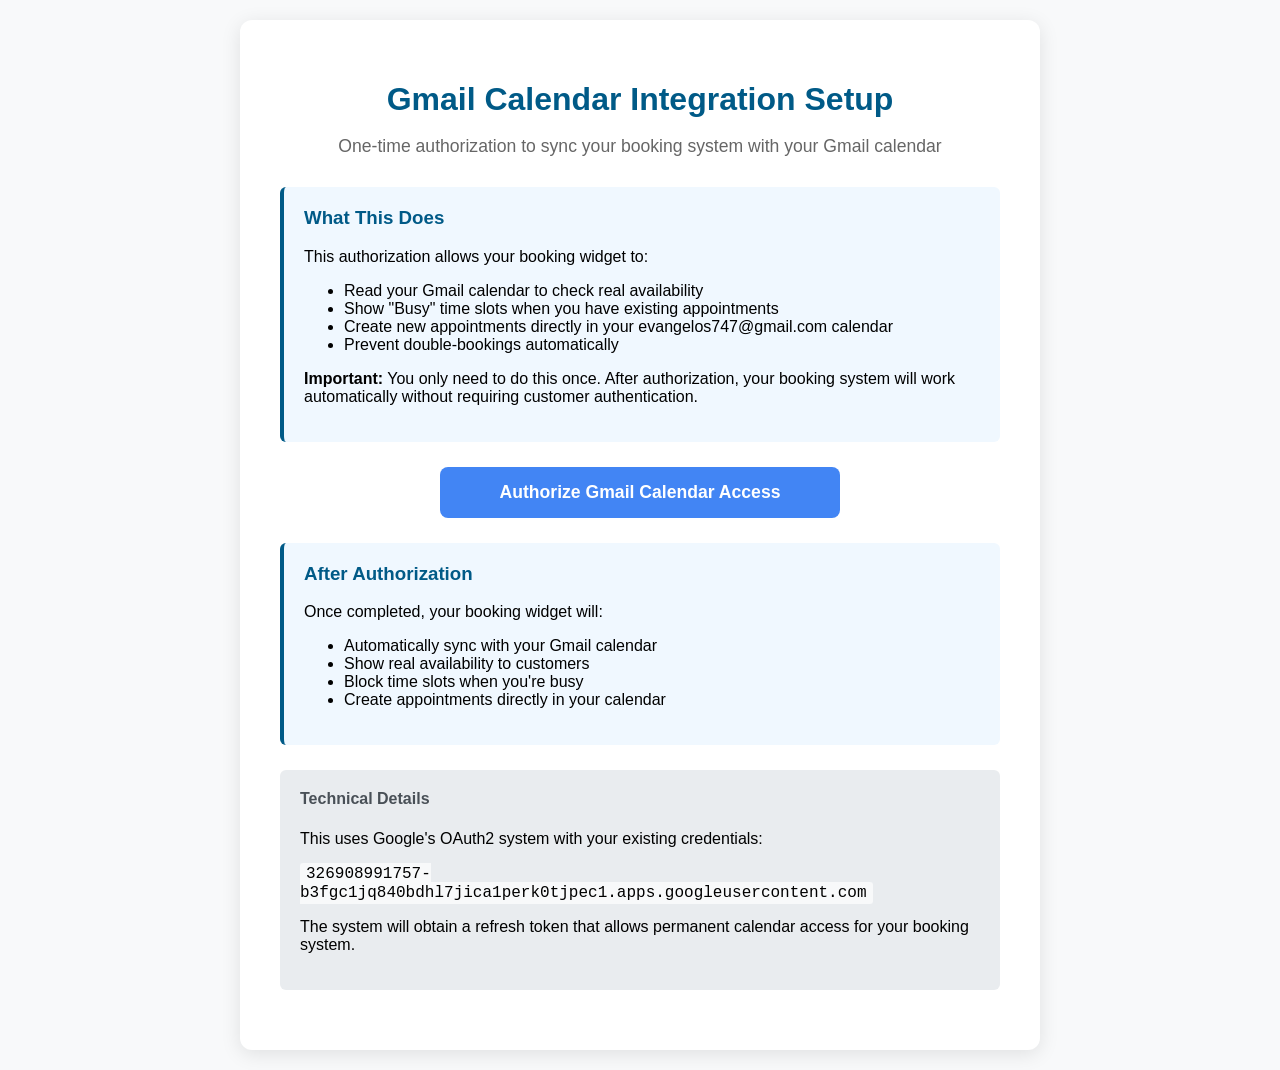
<file: calendar-setup.html>
<!DOCTYPE html>
<html lang="en">
<head>
    <meta charset="UTF-8">
    <meta name="viewport" content="width=device-width, initial-scale=1.0">
    <title>Calendar Integration Setup - Labyrinth Tech Support</title>
    <style>
        body {
            font-family: 'Segoe UI', Tahoma, Geneva, Verdana, sans-serif;
            max-width: 800px;
            margin: 0 auto;
            padding: 20px;
            background: #f8f9fa;
        }
        .container {
            background: white;
            padding: 40px;
            border-radius: 12px;
            box-shadow: 0 4px 20px rgba(0,0,0,0.1);
        }
        h1 {
            color: #005a87;
            margin-bottom: 10px;
            text-align: center;
        }
        .subtitle {
            text-align: center;
            color: #666;
            margin-bottom: 30px;
            font-size: 1.1rem;
        }
        .step {
            margin: 25px 0;
            padding: 20px;
            background: #f0f8ff;
            border-left: 4px solid #005a87;
            border-radius: 6px;
        }
        .step h3 {
            margin-top: 0;
            color: #005a87;
        }
        .auth-button {
            display: block;
            width: 100%;
            max-width: 400px;
            margin: 20px auto;
            padding: 15px 30px;
            background: #4285f4;
            color: white;
            text-decoration: none;
            border-radius: 8px;
            text-align: center;
            font-size: 1.1rem;
            font-weight: 600;
            transition: background 0.3s;
            border: none;
            cursor: pointer;
        }
        .auth-button:hover {
            background: #3367d6;
        }
        .auth-button:disabled {
            background: #ccc;
            cursor: not-allowed;
        }
        .status {
            margin: 20px 0;
            padding: 15px;
            border-radius: 6px;
            text-align: center;
            font-weight: 500;
        }
        .status.loading {
            background: #fff3cd;
            border: 1px solid #ffeaa7;
            color: #856404;
        }
        .status.success {
            background: #d4edda;
            border: 1px solid #c3e6cb;
            color: #155724;
        }
        .status.error {
            background: #f8d7da;
            border: 1px solid #f5c6cb;
            color: #721c24;
        }
        .info-box {
            background: #e9ecef;
            padding: 20px;
            border-radius: 6px;
            margin: 20px 0;
        }
        .info-box h4 {
            margin-top: 0;
            color: #495057;
        }
        code {
            background: #f8f9fa;
            padding: 2px 6px;
            border-radius: 3px;
            font-family: 'Courier New', monospace;
        }
        .hidden {
            display: none;
        }
    </style>
</head>
<body>
    <div class="container">
        <h1>Gmail Calendar Integration Setup</h1>
        <p class="subtitle">One-time authorization to sync your booking system with your Gmail calendar</p>
        
        <div class="step">
            <h3>What This Does</h3>
            <p>This authorization allows your booking widget to:</p>
            <ul>
                <li>Read your Gmail calendar to check real availability</li>
                <li>Show "Busy" time slots when you have existing appointments</li>
                <li>Create new appointments directly in your evangelos747@gmail.com calendar</li>
                <li>Prevent double-bookings automatically</li>
            </ul>
            <p><strong>Important:</strong> You only need to do this once. After authorization, your booking system will work automatically without requiring customer authentication.</p>
        </div>

        <div id="auth-section">
            <button onclick="startAuthorization()" class="auth-button" id="auth-btn">
                Authorize Gmail Calendar Access
            </button>
        </div>

        <div id="status" class="hidden"></div>

        <div class="step">
            <h3>After Authorization</h3>
            <p>Once completed, your booking widget will:</p>
            <ul>
                <li>Automatically sync with your Gmail calendar</li>
                <li>Show real availability to customers</li>
                <li>Block time slots when you're busy</li>
                <li>Create appointments directly in your calendar</li>
            </ul>
        </div>

        <div class="info-box">
            <h4>Technical Details</h4>
            <p>This uses Google's OAuth2 system with your existing credentials:</p>
            <p><code>326908991757-b3fgc1jq840bdhl7jica1perk0tjpec1.apps.googleusercontent.com</code></p>
            <p>The system will obtain a refresh token that allows permanent calendar access for your booking system.</p>
        </div>
    </div>

    <script>
        let authWindow = null;

        async function startAuthorization() {
            const statusDiv = document.getElementById('status');
            const authBtn = document.getElementById('auth-btn');
            
            try {
                statusDiv.className = 'status loading';
                statusDiv.textContent = 'Getting authorization URL...';
                statusDiv.classList.remove('hidden');
                authBtn.disabled = true;

                // Get authorization URL from server
                const response = await fetch('/api/calendar/auth');
                const data = await response.json();

                if (data.authUrl) {
                    statusDiv.textContent = 'Redirecting to Google authorization...';
                    
                    // Redirect to Google authorization
                    window.location.href = data.authUrl;
                } else {
                    throw new Error('Failed to get authorization URL');
                }
            } catch (error) {
                console.error('Authorization error:', error);
                statusDiv.className = 'status error';
                statusDiv.textContent = 'Error: ' + error.message;
                authBtn.disabled = false;
            }
        }
    </script>
</body>
</html>
</file>
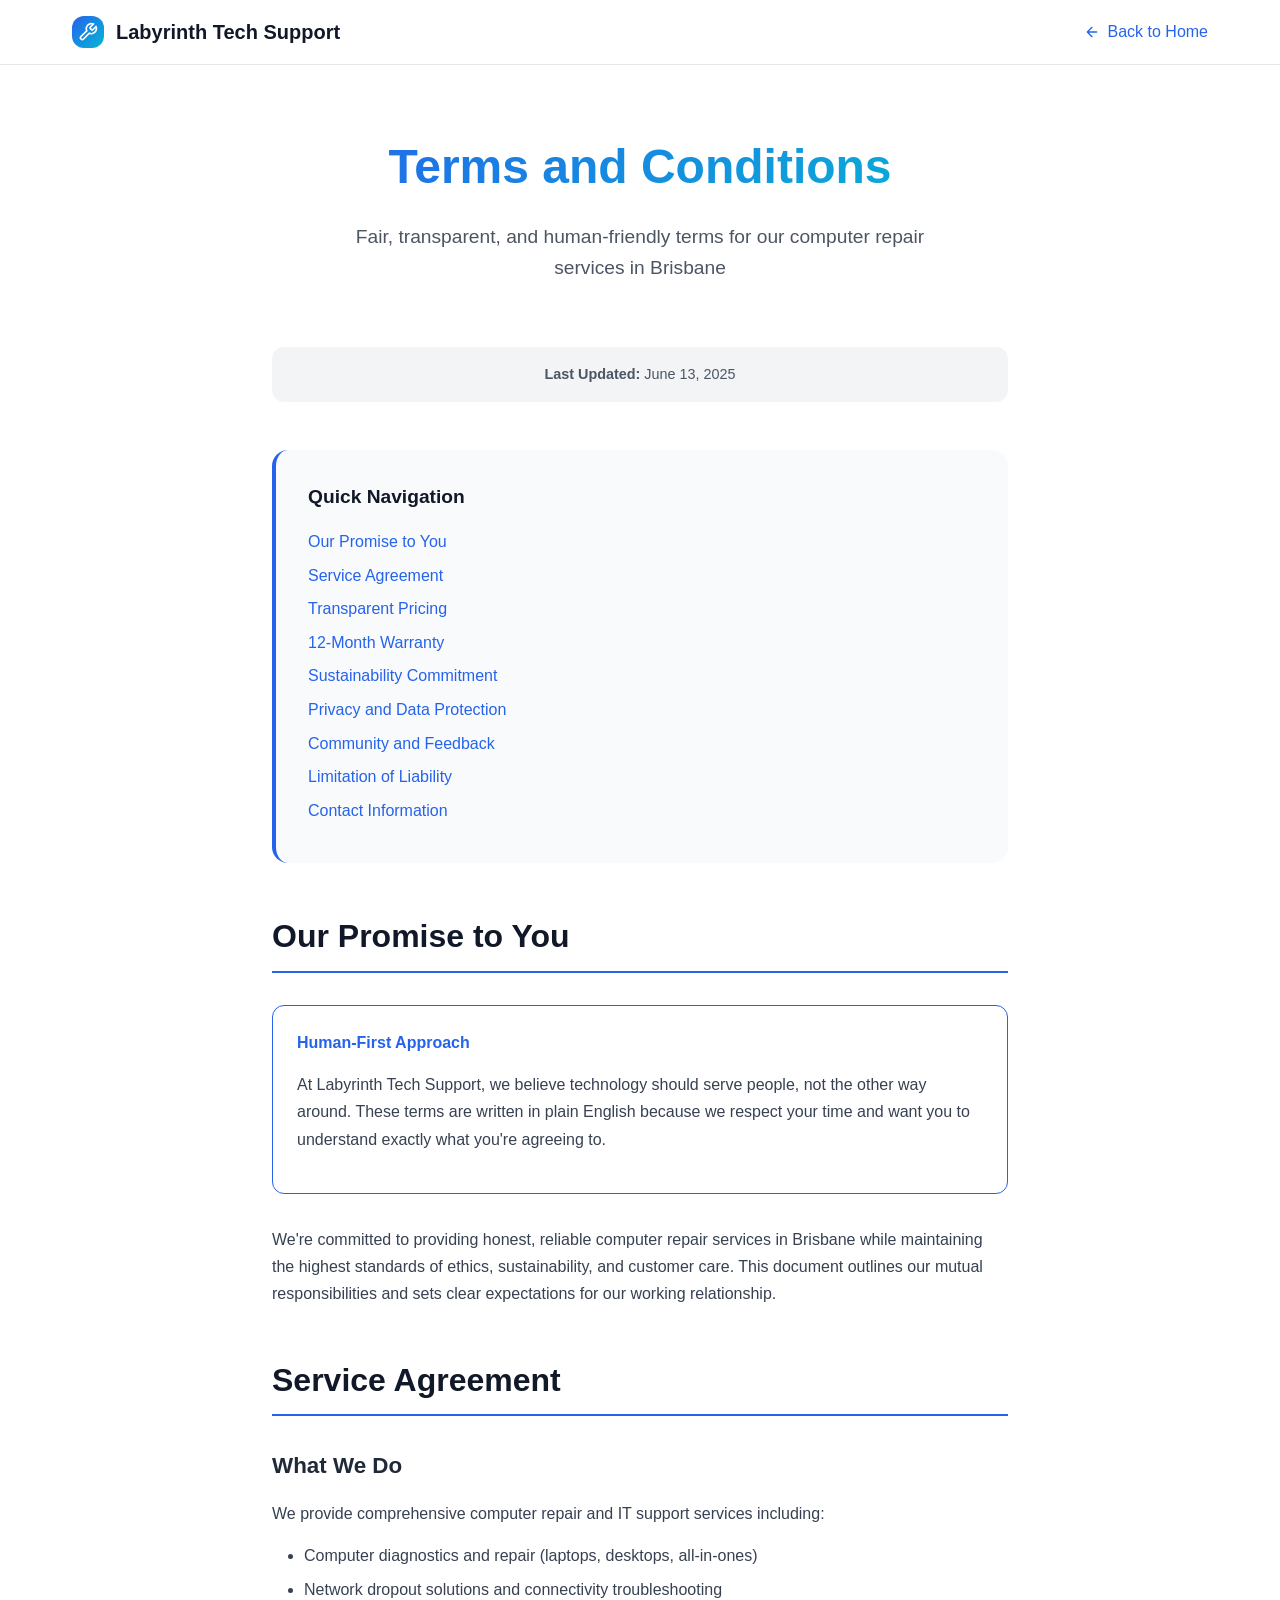
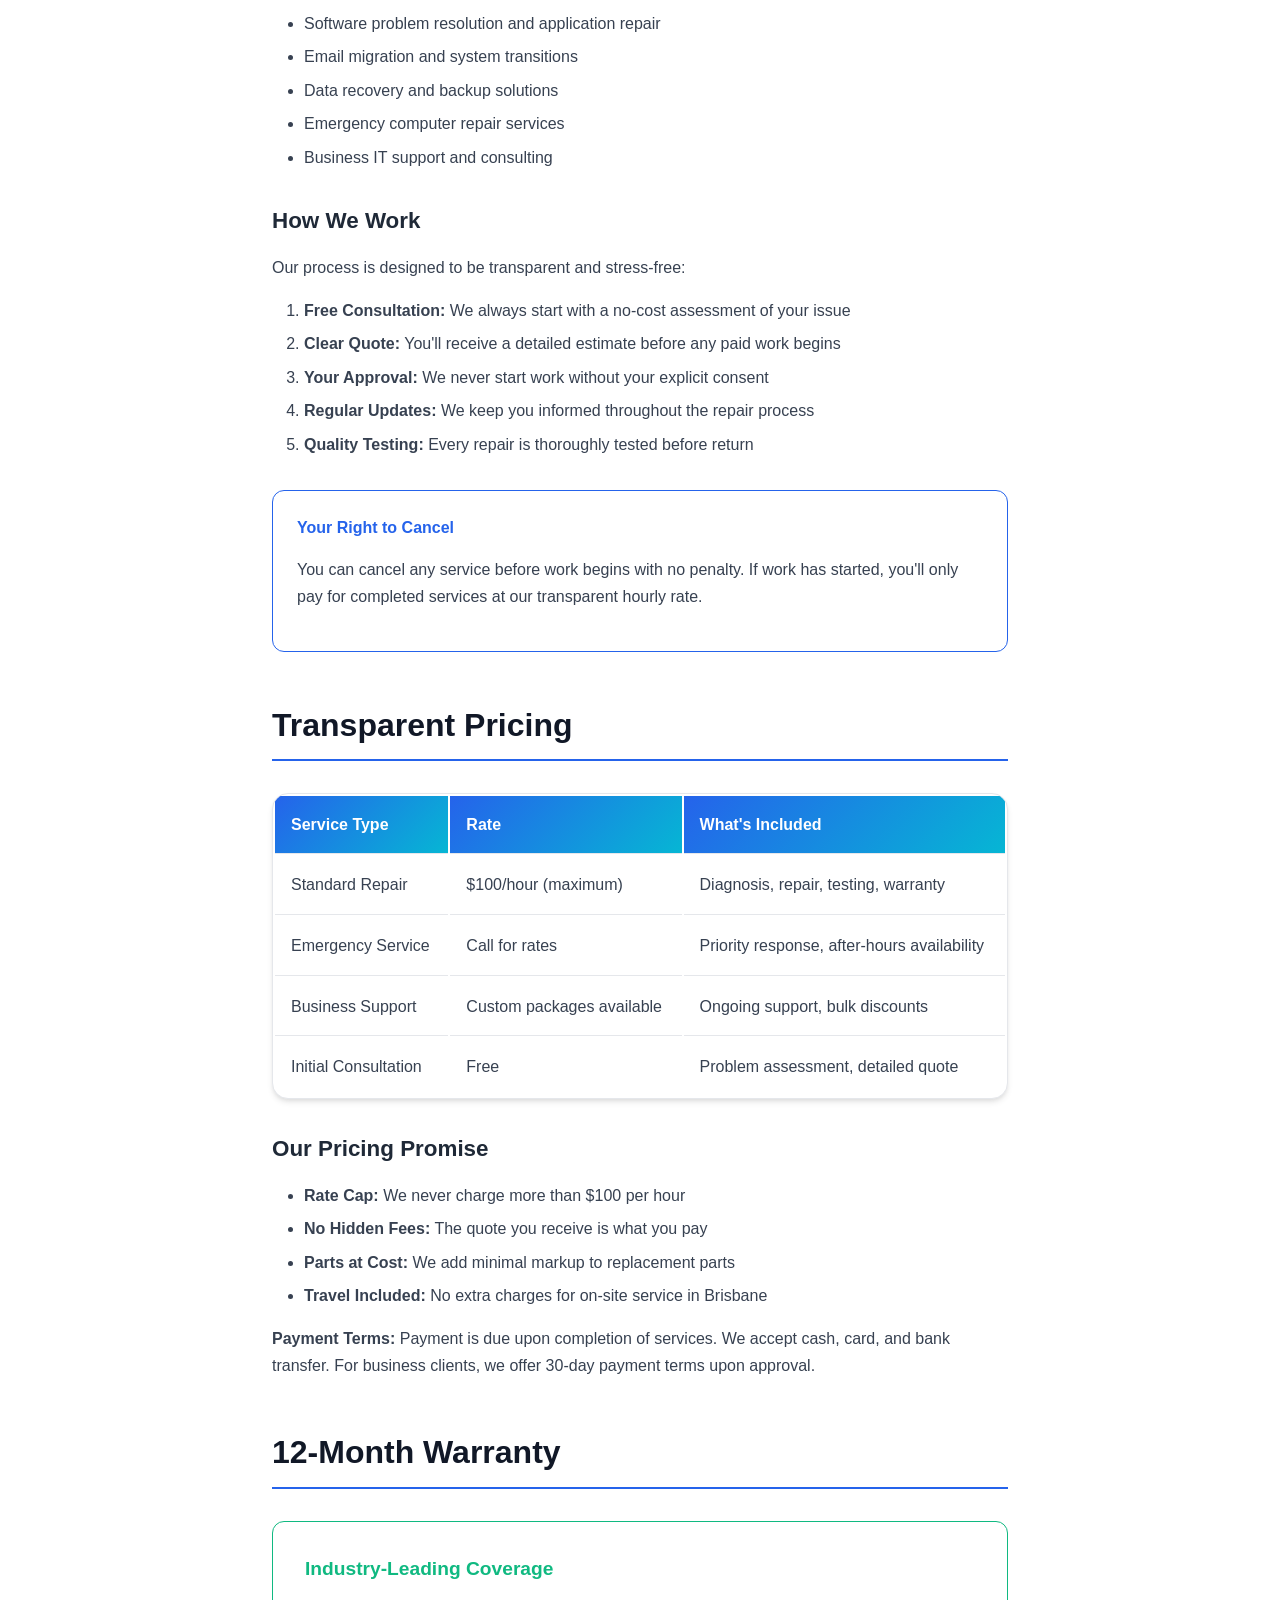
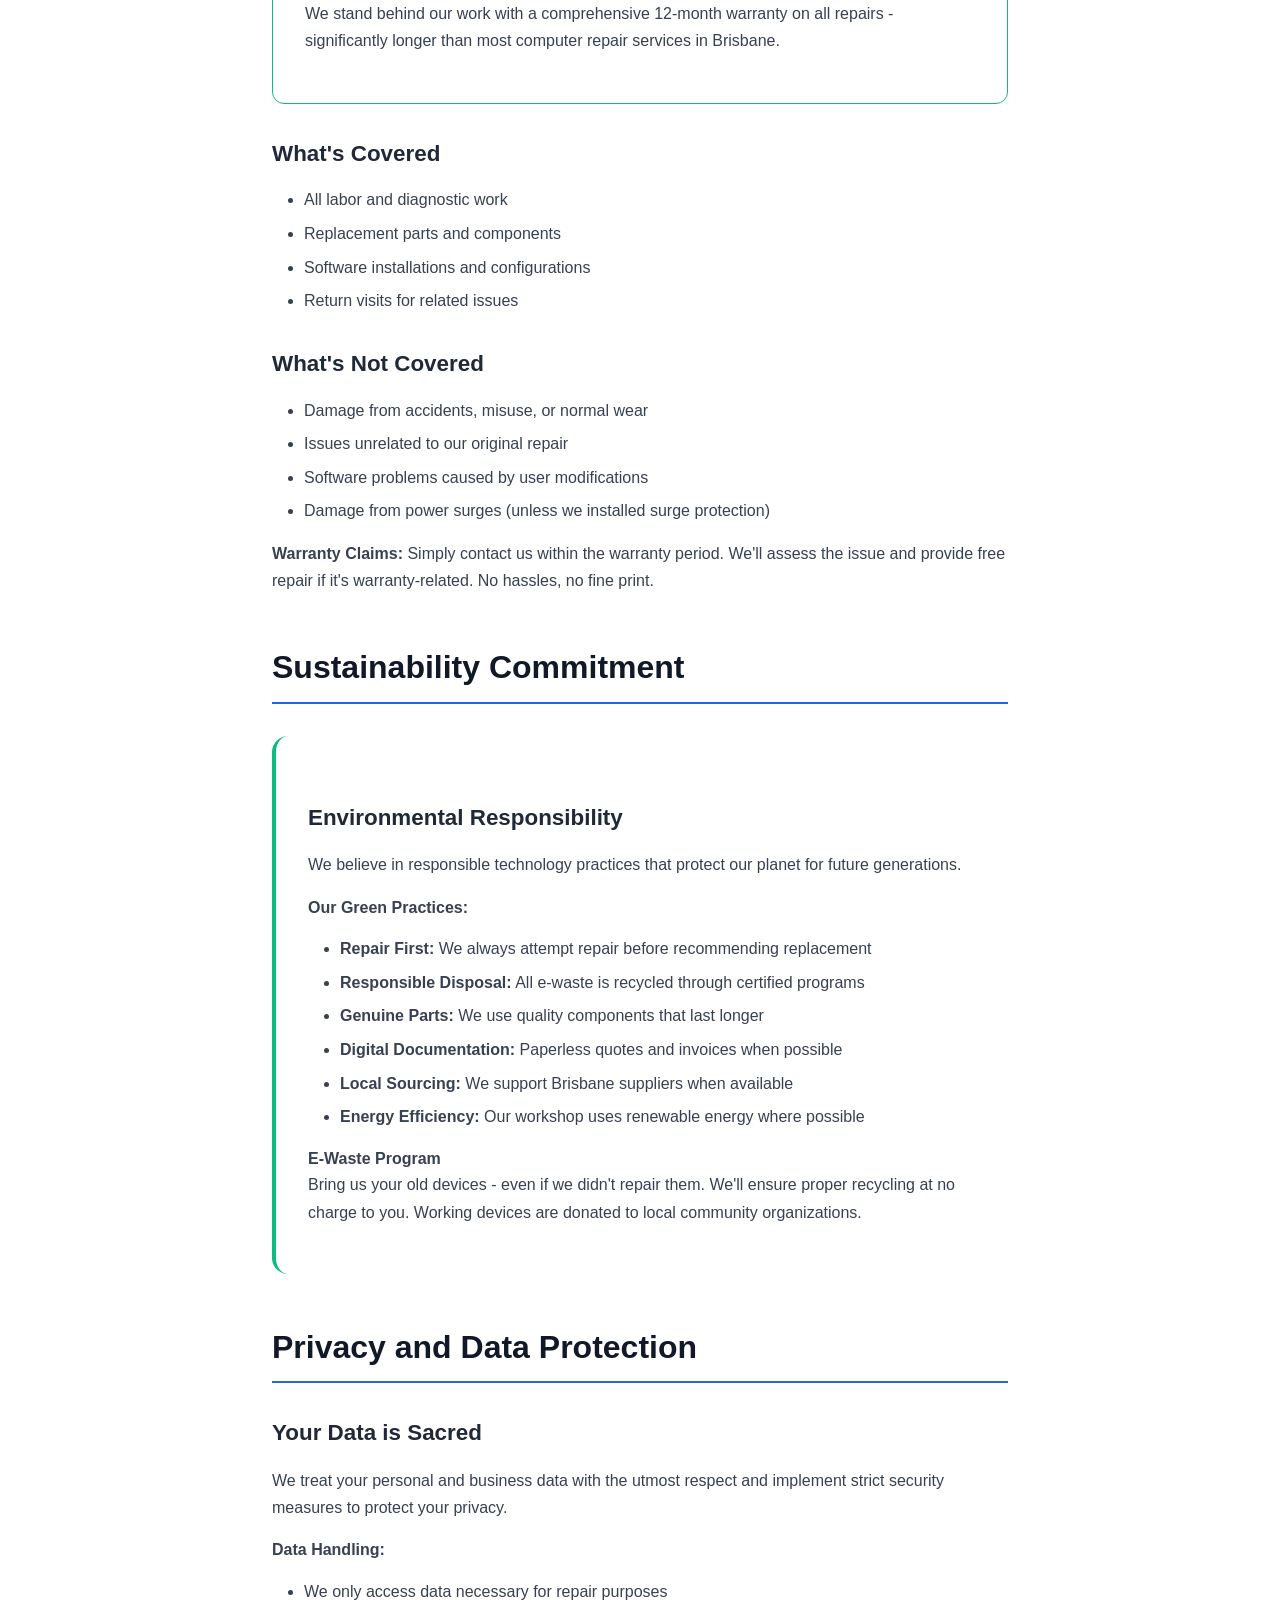
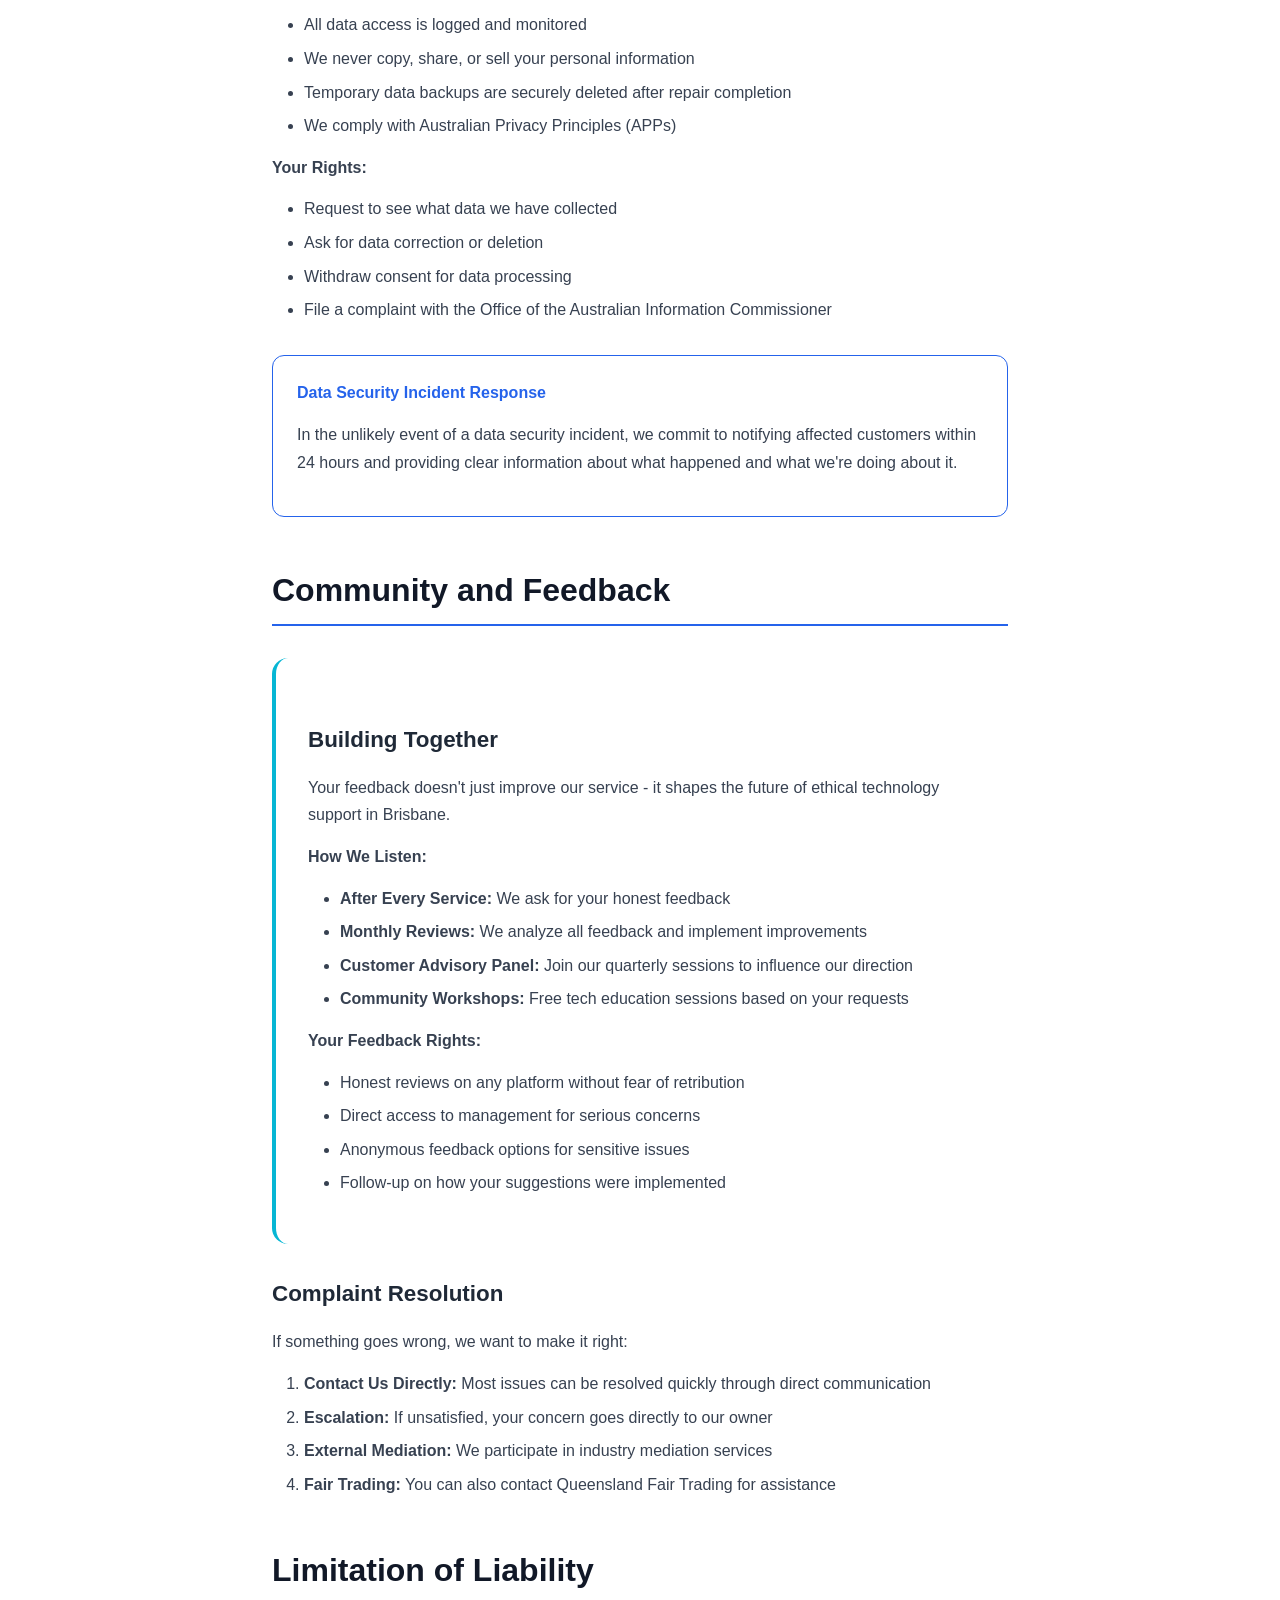
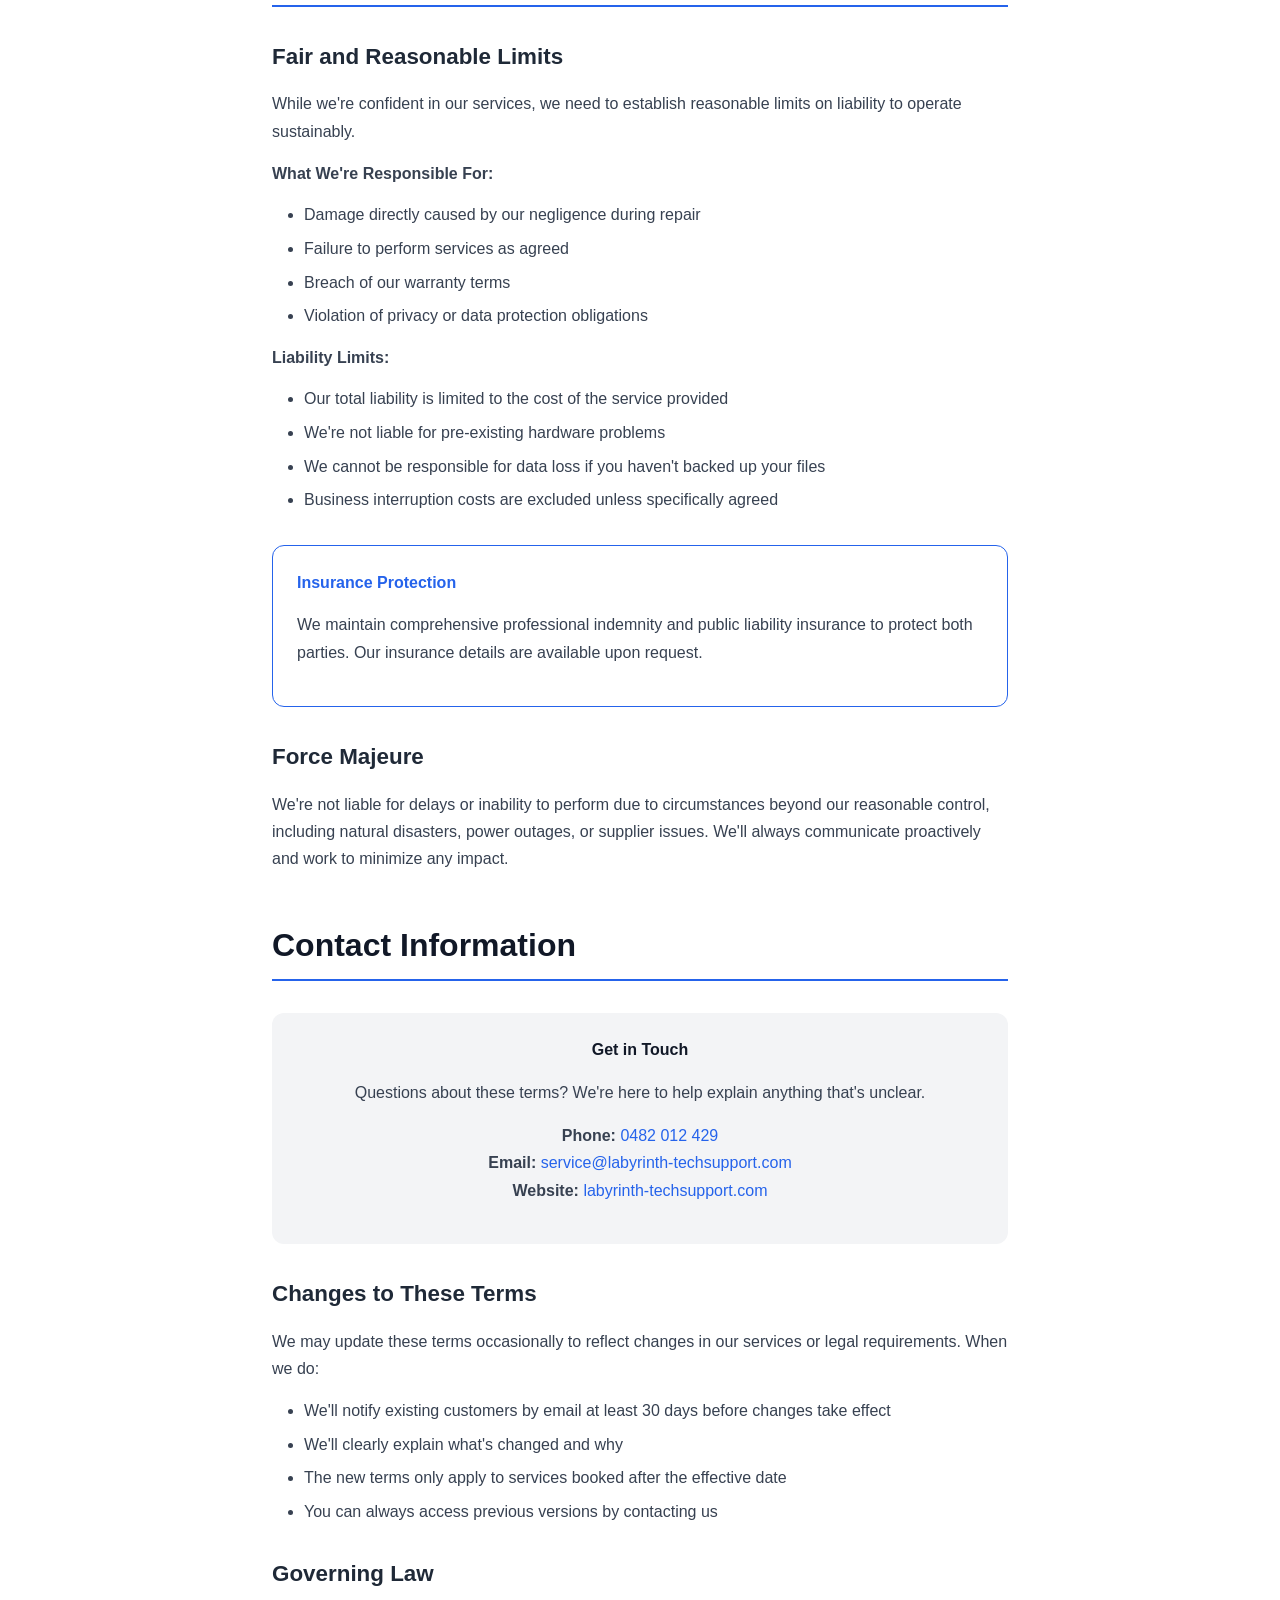
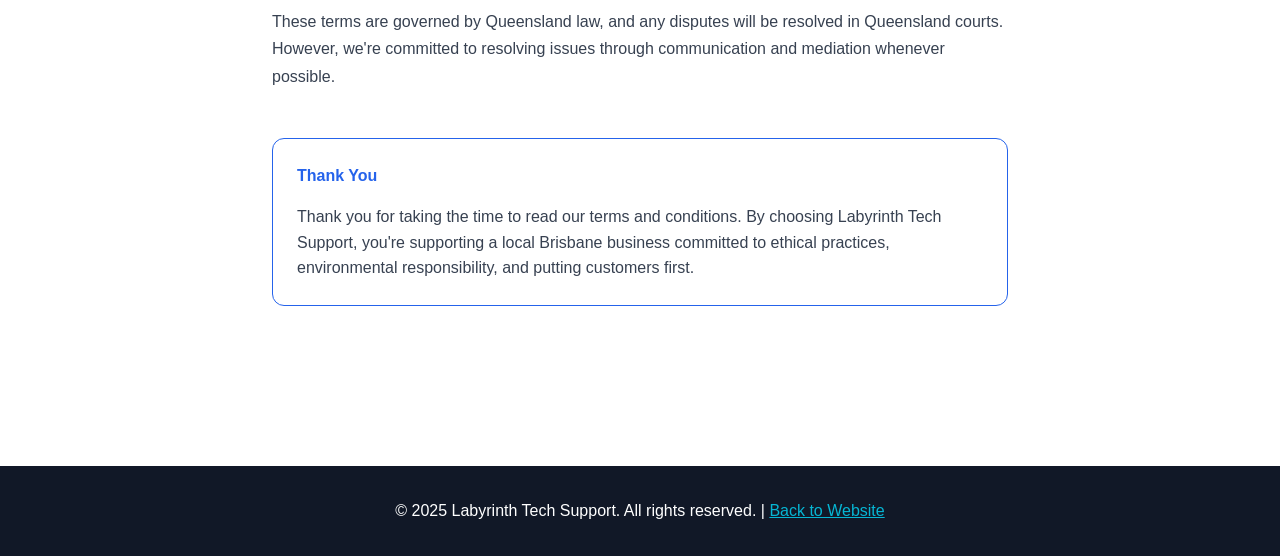
<file: terms-and-conditions.html>
<!DOCTYPE html>
<html lang="en">
<head>
    <meta charset="UTF-8">
    <meta name="viewport" content="width=device-width, initial-scale=1.0">
    <title>Terms and Conditions | Labyrinth Tech Support Brisbane</title>
    <meta name="description" content="Transparent and fair terms and conditions for computer repair services in Brisbane. Learn about our warranty, pricing, and commitment to ethical business practices.">
    <meta name="keywords" content="terms and conditions computer repair Brisbane, warranty policy, ethical tech support, transparent pricing policy">
    <link rel="canonical" href="https://labyrinth-techsupport.com/terms-and-conditions">
    
    <style>
        :root {
            --primary-brand: #2563eb;
            --secondary-cyan: #06b6d4;
            --accent-purple: #8b5cf6;
            --success-green: #10b981;
            --warning-amber: #f59e0b;
            --error-red: #ef4444;
            --neutral-900: #111827;
            --neutral-800: #1f2937;
            --neutral-700: #374151;
            --neutral-600: #4b5563;
            --neutral-500: #6b7280;
            --neutral-400: #9ca3af;
            --neutral-300: #d1d5db;
            --neutral-200: #e5e7eb;
            --neutral-100: #f3f4f6;
            --neutral-50: #f9fafb;
            --surface-white: #ffffff;
            --gradient-primary: linear-gradient(135deg, var(--primary-brand) 0%, var(--secondary-cyan) 100%);
            --gradient-secondary: linear-gradient(135deg, var(--secondary-cyan) 0%, var(--accent-purple) 100%);
            --gradient-accent: linear-gradient(135deg, var(--accent-purple) 0%, var(--primary-brand) 100%);
            --shadow-sm: 0 1px 2px 0 rgba(0, 0, 0, 0.05);
            --shadow-md: 0 4px 6px -1px rgba(0, 0, 0, 0.1), 0 2px 4px -1px rgba(0, 0, 0, 0.06);
            --shadow-lg: 0 10px 15px -3px rgba(0, 0, 0, 0.1), 0 4px 6px -2px rgba(0, 0, 0, 0.05);
            --shadow-xl: 0 20px 25px -5px rgba(0, 0, 0, 0.1), 0 10px 10px -5px rgba(0, 0, 0, 0.04);
            --border-radius-lg: 12px;
            --border-radius-xl: 16px;
            --border-radius-2xl: 24px;
            --font-sans: -apple-system, BlinkMacSystemFont, 'Segoe UI', Roboto, 'Helvetica Neue', Arial, sans-serif;
        }

        * {
            margin: 0;
            padding: 0;
            box-sizing: border-box;
        }

        body {
            font-family: var(--font-sans);
            line-height: 1.6;
            color: var(--neutral-700);
            background: var(--surface-white);
        }

        .container {
            max-width: 1200px;
            margin: 0 auto;
            padding: 0 2rem;
        }

        .header {
            background: var(--surface-white);
            border-bottom: 1px solid var(--neutral-200);
            padding: 1rem 0;
            position: sticky;
            top: 0;
            z-index: 100;
            backdrop-filter: blur(10px);
        }

        .nav-container {
            display: flex;
            justify-content: space-between;
            align-items: center;
        }

        .logo {
            display: flex;
            align-items: center;
            gap: 0.75rem;
            text-decoration: none;
            color: var(--neutral-900);
            font-weight: 700;
            font-size: 1.25rem;
        }

        .logo-icon {
            width: 32px;
            height: 32px;
            background: var(--gradient-primary);
            border-radius: var(--border-radius-lg);
            display: flex;
            align-items: center;
            justify-content: center;
            color: white;
        }

        .back-link {
            color: var(--primary-brand);
            text-decoration: none;
            font-weight: 500;
            display: flex;
            align-items: center;
            gap: 0.5rem;
            transition: color 0.3s ease;
        }

        .back-link:hover {
            color: var(--secondary-cyan);
        }

        .main-content {
            padding: 4rem 0;
            max-width: 800px;
            margin: 0 auto;
        }

        .page-header {
            text-align: center;
            margin-bottom: 4rem;
        }

        .page-title {
            font-size: 3rem;
            font-weight: 700;
            color: var(--neutral-900);
            margin-bottom: 1rem;
            background: var(--gradient-primary);
            -webkit-background-clip: text;
            -webkit-text-fill-color: transparent;
            background-clip: text;
        }

        .page-subtitle {
            font-size: 1.2rem;
            color: var(--neutral-600);
            max-width: 600px;
            margin: 0 auto;
        }

        .last-updated {
            background: var(--neutral-100);
            padding: 1rem;
            border-radius: var(--border-radius-lg);
            margin-bottom: 3rem;
            text-align: center;
            color: var(--neutral-600);
            font-size: 0.9rem;
        }

        .toc {
            background: var(--neutral-50);
            border-radius: var(--border-radius-xl);
            padding: 2rem;
            margin-bottom: 3rem;
            border-left: 4px solid var(--primary-brand);
        }

        .toc h3 {
            color: var(--neutral-900);
            margin-bottom: 1rem;
            font-size: 1.2rem;
        }

        .toc ul {
            list-style: none;
        }

        .toc li {
            margin-bottom: 0.5rem;
        }

        .toc a {
            color: var(--primary-brand);
            text-decoration: none;
            font-weight: 500;
            transition: color 0.3s ease;
        }

        .toc a:hover {
            color: var(--secondary-cyan);
        }

        .section {
            margin-bottom: 3rem;
            scroll-margin-top: 2rem;
        }

        .section h2 {
            font-size: 2rem;
            color: var(--neutral-900);
            margin-bottom: 1.5rem;
            padding-bottom: 0.5rem;
            border-bottom: 2px solid var(--primary-brand);
        }

        .section h3 {
            font-size: 1.4rem;
            color: var(--neutral-800);
            margin: 2rem 0 1rem 0;
        }

        .section p {
            margin-bottom: 1rem;
            font-size: 1rem;
            line-height: 1.7;
        }

        .section ul, .section ol {
            margin: 1rem 0 1rem 2rem;
        }

        .section li {
            margin-bottom: 0.5rem;
        }

        .highlight-box {
            background: linear-gradient(135deg, var(--primary-brand)10, var(--secondary-cyan)10);
            border: 1px solid var(--primary-brand);
            border-radius: var(--border-radius-lg);
            padding: 1.5rem;
            margin: 2rem 0;
        }

        .highlight-box h4 {
            color: var(--primary-brand);
            font-weight: 600;
            margin-bottom: 1rem;
        }

        .warranty-card {
            background: var(--success-green)10;
            border: 1px solid var(--success-green);
            border-radius: var(--border-radius-lg);
            padding: 2rem;
            margin: 2rem 0;
        }

        .warranty-card h4 {
            color: var(--success-green);
            font-weight: 600;
            margin-bottom: 1rem;
            font-size: 1.2rem;
        }

        .pricing-table {
            background: var(--surface-white);
            border: 1px solid var(--neutral-200);
            border-radius: var(--border-radius-xl);
            overflow: hidden;
            margin: 2rem 0;
            box-shadow: var(--shadow-md);
        }

        .pricing-table th,
        .pricing-table td {
            padding: 1rem;
            text-align: left;
            border-bottom: 1px solid var(--neutral-200);
        }

        .pricing-table th {
            background: var(--gradient-primary);
            color: white;
            font-weight: 600;
        }

        .pricing-table tr:last-child td {
            border-bottom: none;
        }

        .sustainability-section {
            background: var(--success-green)10;
            border-radius: var(--border-radius-xl);
            padding: 2rem;
            margin: 2rem 0;
            border-left: 4px solid var(--success-green);
        }

        .feedback-section {
            background: var(--secondary-cyan)10;
            border-radius: var(--border-radius-xl);
            padding: 2rem;
            margin: 2rem 0;
            border-left: 4px solid var(--secondary-cyan);
        }

        .contact-info {
            background: var(--neutral-100);
            border-radius: var(--border-radius-lg);
            padding: 1.5rem;
            margin: 2rem 0;
            text-align: center;
        }

        .contact-info h4 {
            color: var(--neutral-900);
            margin-bottom: 1rem;
        }

        .contact-info a {
            color: var(--primary-brand);
            text-decoration: none;
            font-weight: 500;
        }

        .footer {
            background: var(--neutral-900);
            color: white;
            padding: 2rem 0;
            text-align: center;
            margin-top: 4rem;
        }

        @media (max-width: 768px) {
            .container {
                padding: 0 1rem;
            }

            .page-title {
                font-size: 2rem;
            }

            .main-content {
                padding: 2rem 0;
            }

            .section h2 {
                font-size: 1.5rem;
            }

            .pricing-table {
                font-size: 0.9rem;
            }

            .pricing-table th,
            .pricing-table td {
                padding: 0.75rem;
            }
        }
    </style>
</head>
<body>
    <header class="header">
        <div class="container">
            <nav class="nav-container">
                <a href="/" class="logo">
                    <div class="logo-icon">
                        <svg width="20" height="20" viewBox="0 0 24 24" fill="none" xmlns="http://www.w3.org/2000/svg">
                            <path d="M14.7 6.3a1 1 0 0 0 0 1.4l1.6 1.6a1 1 0 0 0 1.4 0l3.77-3.77a6 6 0 0 1-7.94 7.94l-6.91 6.91a2.12 2.12 0 0 1-3-3l6.91-6.91a6 6 0 0 1 7.94-7.94l-3.76 3.76z" stroke="currentColor" stroke-width="2"/>
                        </svg>
                    </div>
                    Labyrinth Tech Support
                </a>
                <a href="/" class="back-link">
                    <svg width="16" height="16" viewBox="0 0 24 24" fill="none" xmlns="http://www.w3.org/2000/svg">
                        <path d="M19 12H5m7-7l-7 7 7 7" stroke="currentColor" stroke-width="2" stroke-linecap="round" stroke-linejoin="round"/>
                    </svg>
                    Back to Home
                </a>
            </nav>
        </div>
    </header>

    <main class="main-content">
        <div class="container">
            <div class="page-header">
                <h1 class="page-title">Terms and Conditions</h1>
                <p class="page-subtitle">Fair, transparent, and human-friendly terms for our computer repair services in Brisbane</p>
            </div>

            <div class="last-updated">
                <strong>Last Updated:</strong> June 13, 2025
            </div>

            <div class="toc">
                <h3>Quick Navigation</h3>
                <ul>
                    <li><a href="#our-promise">Our Promise to You</a></li>
                    <li><a href="#services">Service Agreement</a></li>
                    <li><a href="#pricing">Transparent Pricing</a></li>
                    <li><a href="#warranty">12-Month Warranty</a></li>
                    <li><a href="#sustainability">Sustainability Commitment</a></li>
                    <li><a href="#privacy">Privacy and Data Protection</a></li>
                    <li><a href="#feedback">Community and Feedback</a></li>
                    <li><a href="#liability">Limitation of Liability</a></li>
                    <li><a href="#contact">Contact Information</a></li>
                </ul>
            </div>

            <section id="our-promise" class="section">
                <h2>Our Promise to You</h2>
                <div class="highlight-box">
                    <h4>Human-First Approach</h4>
                    <p>At Labyrinth Tech Support, we believe technology should serve people, not the other way around. These terms are written in plain English because we respect your time and want you to understand exactly what you're agreeing to.</p>
                </div>
                <p>We're committed to providing honest, reliable computer repair services in Brisbane while maintaining the highest standards of ethics, sustainability, and customer care. This document outlines our mutual responsibilities and sets clear expectations for our working relationship.</p>
            </section>

            <section id="services" class="section">
                <h2>Service Agreement</h2>
                
                <h3>What We Do</h3>
                <p>We provide comprehensive computer repair and IT support services including:</p>
                <ul>
                    <li>Computer diagnostics and repair (laptops, desktops, all-in-ones)</li>
                    <li>Network dropout solutions and connectivity troubleshooting</li>
                    <li>Software problem resolution and application repair</li>
                    <li>Email migration and system transitions</li>
                    <li>Data recovery and backup solutions</li>
                    <li>Emergency computer repair services</li>
                    <li>Business IT support and consulting</li>
                </ul>

                <h3>How We Work</h3>
                <p>Our process is designed to be transparent and stress-free:</p>
                <ol>
                    <li><strong>Free Consultation:</strong> We always start with a no-cost assessment of your issue</li>
                    <li><strong>Clear Quote:</strong> You'll receive a detailed estimate before any paid work begins</li>
                    <li><strong>Your Approval:</strong> We never start work without your explicit consent</li>
                    <li><strong>Regular Updates:</strong> We keep you informed throughout the repair process</li>
                    <li><strong>Quality Testing:</strong> Every repair is thoroughly tested before return</li>
                </ol>

                <div class="highlight-box">
                    <h4>Your Right to Cancel</h4>
                    <p>You can cancel any service before work begins with no penalty. If work has started, you'll only pay for completed services at our transparent hourly rate.</p>
                </div>
            </section>

            <section id="pricing" class="section">
                <h2>Transparent Pricing</h2>
                
                <div class="pricing-table">
                    <table width="100%">
                        <thead>
                            <tr>
                                <th>Service Type</th>
                                <th>Rate</th>
                                <th>What's Included</th>
                            </tr>
                        </thead>
                        <tbody>
                            <tr>
                                <td>Standard Repair</td>
                                <td>$100/hour (maximum)</td>
                                <td>Diagnosis, repair, testing, warranty</td>
                            </tr>
                            <tr>
                                <td>Emergency Service</td>
                                <td>Call for rates</td>
                                <td>Priority response, after-hours availability</td>
                            </tr>
                            <tr>
                                <td>Business Support</td>
                                <td>Custom packages available</td>
                                <td>Ongoing support, bulk discounts</td>
                            </tr>
                            <tr>
                                <td>Initial Consultation</td>
                                <td>Free</td>
                                <td>Problem assessment, detailed quote</td>
                            </tr>
                        </tbody>
                    </table>
                </div>

                <h3>Our Pricing Promise</h3>
                <ul>
                    <li><strong>Rate Cap:</strong> We never charge more than $100 per hour</li>
                    <li><strong>No Hidden Fees:</strong> The quote you receive is what you pay</li>
                    <li><strong>Parts at Cost:</strong> We add minimal markup to replacement parts</li>
                    <li><strong>Travel Included:</strong> No extra charges for on-site service in Brisbane</li>
                </ul>

                <p><strong>Payment Terms:</strong> Payment is due upon completion of services. We accept cash, card, and bank transfer. For business clients, we offer 30-day payment terms upon approval.</p>
            </section>

            <section id="warranty" class="section">
                <h2>12-Month Warranty</h2>
                
                <div class="warranty-card">
                    <h4>Industry-Leading Coverage</h4>
                    <p>We stand behind our work with a comprehensive 12-month warranty on all repairs - significantly longer than most computer repair services in Brisbane.</p>
                </div>

                <h3>What's Covered</h3>
                <ul>
                    <li>All labor and diagnostic work</li>
                    <li>Replacement parts and components</li>
                    <li>Software installations and configurations</li>
                    <li>Return visits for related issues</li>
                </ul>

                <h3>What's Not Covered</h3>
                <ul>
                    <li>Damage from accidents, misuse, or normal wear</li>
                    <li>Issues unrelated to our original repair</li>
                    <li>Software problems caused by user modifications</li>
                    <li>Damage from power surges (unless we installed surge protection)</li>
                </ul>

                <p><strong>Warranty Claims:</strong> Simply contact us within the warranty period. We'll assess the issue and provide free repair if it's warranty-related. No hassles, no fine print.</p>
            </section>

            <section id="sustainability" class="section">
                <h2>Sustainability Commitment</h2>
                
                <div class="sustainability-section">
                    <h3>Environmental Responsibility</h3>
                    <p>We believe in responsible technology practices that protect our planet for future generations.</p>
                    
                    <h4>Our Green Practices:</h4>
                    <ul>
                        <li><strong>Repair First:</strong> We always attempt repair before recommending replacement</li>
                        <li><strong>Responsible Disposal:</strong> All e-waste is recycled through certified programs</li>
                        <li><strong>Genuine Parts:</strong> We use quality components that last longer</li>
                        <li><strong>Digital Documentation:</strong> Paperless quotes and invoices when possible</li>
                        <li><strong>Local Sourcing:</strong> We support Brisbane suppliers when available</li>
                        <li><strong>Energy Efficiency:</strong> Our workshop uses renewable energy where possible</li>
                    </ul>
                    
                    <h4>E-Waste Program</h4>
                    <p>Bring us your old devices - even if we didn't repair them. We'll ensure proper recycling at no charge to you. Working devices are donated to local community organizations.</p>
                </div>
            </section>

            <section id="privacy" class="section">
                <h2>Privacy and Data Protection</h2>
                
                <h3>Your Data is Sacred</h3>
                <p>We treat your personal and business data with the utmost respect and implement strict security measures to protect your privacy.</p>

                <h4>Data Handling:</h4>
                <ul>
                    <li>We only access data necessary for repair purposes</li>
                    <li>All data access is logged and monitored</li>
                    <li>We never copy, share, or sell your personal information</li>
                    <li>Temporary data backups are securely deleted after repair completion</li>
                    <li>We comply with Australian Privacy Principles (APPs)</li>
                </ul>

                <h4>Your Rights:</h4>
                <ul>
                    <li>Request to see what data we have collected</li>
                    <li>Ask for data correction or deletion</li>
                    <li>Withdraw consent for data processing</li>
                    <li>File a complaint with the Office of the Australian Information Commissioner</li>
                </ul>

                <div class="highlight-box">
                    <h4>Data Security Incident Response</h4>
                    <p>In the unlikely event of a data security incident, we commit to notifying affected customers within 24 hours and providing clear information about what happened and what we're doing about it.</p>
                </div>
            </section>

            <section id="feedback" class="section">
                <h2>Community and Feedback</h2>
                
                <div class="feedback-section">
                    <h3>Building Together</h3>
                    <p>Your feedback doesn't just improve our service - it shapes the future of ethical technology support in Brisbane.</p>
                    
                    <h4>How We Listen:</h4>
                    <ul>
                        <li><strong>After Every Service:</strong> We ask for your honest feedback</li>
                        <li><strong>Monthly Reviews:</strong> We analyze all feedback and implement improvements</li>
                        <li><strong>Customer Advisory Panel:</strong> Join our quarterly sessions to influence our direction</li>
                        <li><strong>Community Workshops:</strong> Free tech education sessions based on your requests</li>
                    </ul>
                    
                    <h4>Your Feedback Rights:</h4>
                    <ul>
                        <li>Honest reviews on any platform without fear of retribution</li>
                        <li>Direct access to management for serious concerns</li>
                        <li>Anonymous feedback options for sensitive issues</li>
                        <li>Follow-up on how your suggestions were implemented</li>
                    </ul>
                </div>

                <h3>Complaint Resolution</h3>
                <p>If something goes wrong, we want to make it right:</p>
                <ol>
                    <li><strong>Contact Us Directly:</strong> Most issues can be resolved quickly through direct communication</li>
                    <li><strong>Escalation:</strong> If unsatisfied, your concern goes directly to our owner</li>
                    <li><strong>External Mediation:</strong> We participate in industry mediation services</li>
                    <li><strong>Fair Trading:</strong> You can also contact Queensland Fair Trading for assistance</li>
                </ol>
            </section>

            <section id="liability" class="section">
                <h2>Limitation of Liability</h2>
                
                <h3>Fair and Reasonable Limits</h3>
                <p>While we're confident in our services, we need to establish reasonable limits on liability to operate sustainably.</p>

                <h4>What We're Responsible For:</h4>
                <ul>
                    <li>Damage directly caused by our negligence during repair</li>
                    <li>Failure to perform services as agreed</li>
                    <li>Breach of our warranty terms</li>
                    <li>Violation of privacy or data protection obligations</li>
                </ul>

                <h4>Liability Limits:</h4>
                <ul>
                    <li>Our total liability is limited to the cost of the service provided</li>
                    <li>We're not liable for pre-existing hardware problems</li>
                    <li>We cannot be responsible for data loss if you haven't backed up your files</li>
                    <li>Business interruption costs are excluded unless specifically agreed</li>
                </ul>

                <div class="highlight-box">
                    <h4>Insurance Protection</h4>
                    <p>We maintain comprehensive professional indemnity and public liability insurance to protect both parties. Our insurance details are available upon request.</p>
                </div>

                <h3>Force Majeure</h3>
                <p>We're not liable for delays or inability to perform due to circumstances beyond our reasonable control, including natural disasters, power outages, or supplier issues. We'll always communicate proactively and work to minimize any impact.</p>
            </section>

            <section id="contact" class="section">
                <h2>Contact Information</h2>
                
                <div class="contact-info">
                    <h4>Get in Touch</h4>
                    <p>Questions about these terms? We're here to help explain anything that's unclear.</p>
                    <p>
                        <strong>Phone:</strong> <a href="tel:+61482012429">0482 012 429</a><br>
                        <strong>Email:</strong> <a href="mailto:service@labyrinth-techsupport.com">service@labyrinth-techsupport.com</a><br>
                        <strong>Website:</strong> <a href="https://labyrinth-techsupport.com">labyrinth-techsupport.com</a>
                    </p>
                </div>

                <h3>Changes to These Terms</h3>
                <p>We may update these terms occasionally to reflect changes in our services or legal requirements. When we do:</p>
                <ul>
                    <li>We'll notify existing customers by email at least 30 days before changes take effect</li>
                    <li>We'll clearly explain what's changed and why</li>
                    <li>The new terms only apply to services booked after the effective date</li>
                    <li>You can always access previous versions by contacting us</li>
                </ul>

                <h3>Governing Law</h3>
                <p>These terms are governed by Queensland law, and any disputes will be resolved in Queensland courts. However, we're committed to resolving issues through communication and mediation whenever possible.</p>
            </section>

            <div class="highlight-box">
                <h4>Thank You</h4>
                <p>Thank you for taking the time to read our terms and conditions. By choosing Labyrinth Tech Support, you're supporting a local Brisbane business committed to ethical practices, environmental responsibility, and putting customers first.</p>
            </div>
        </div>
    </main>

    <footer class="footer">
        <div class="container">
            <p>&copy; 2025 Labyrinth Tech Support. All rights reserved. | <a href="/" style="color: var(--secondary-cyan);">Back to Website</a></p>
        </div>
    </footer>
</body>
</html>
</file>
<file: styles.css>
* {
    margin: 0;
    padding: 0;
    box-sizing: border-box;
}

body {
    font-family: -apple-system, BlinkMacSystemFont, 'Segoe UI', Roboto, sans-serif;
    line-height: 1.6;
    color: #333;
    background-color: #fff;
}

.container {
    max-width: 1200px;
    margin: 0 auto;
    padding: 0 20px;
}

.header {
    background: #1e3a8a;
    color: white;
    padding: 1rem 0;
    position: sticky;
    top: 0;
    z-index: 100;
    box-shadow: 0 2px 4px rgba(0,0,0,0.1);
}

.header .container {
    display: flex;
    justify-content: space-between;
    align-items: center;
}

.header h1 {
    font-size: 1.5rem;
    font-weight: 700;
}

.header nav a {
    color: white;
    text-decoration: none;
    margin-left: 2rem;
    font-weight: 500;
    transition: color 0.3s ease;
}

.header nav a:hover {
    color: #60a5fa;
}

.hero {
    background: linear-gradient(135deg, #1e3a8a 0%, #3b82f6 100%);
    color: white;
    padding: 4rem 0;
    text-align: center;
}

.hero h1 {
    font-size: 3rem;
    margin-bottom: 0.5rem;
    font-weight: 800;
}

.hero h2 {
    font-size: 1.5rem;
    margin-bottom: 1rem;
    font-weight: 400;
    opacity: 0.9;
}

.hero p {
    font-size: 1.2rem;
    max-width: 800px;
    margin: 0 auto 2rem auto;
    line-height: 1.7;
}

.cta-button {
    display: inline-block;
    background: #dc2626;
    color: white;
    padding: 1rem 2rem;
    text-decoration: none;
    border-radius: 8px;
    font-weight: 600;
    font-size: 1.1rem;
    transition: all 0.3s ease;
    box-shadow: 0 4px 12px rgba(220, 38, 38, 0.3);
}

.cta-button:hover {
    background: #b91c1c;
    transform: translateY(-2px);
    box-shadow: 0 6px 20px rgba(220, 38, 38, 0.4);
}

.services {
    padding: 4rem 0;
    background: #f8fafc;
}

.services h2 {
    text-align: center;
    font-size: 2.5rem;
    margin-bottom: 3rem;
    color: #1e3a8a;
}

.service-grid {
    display: grid;
    grid-template-columns: repeat(auto-fit, minmax(350px, 1fr));
    gap: 2rem;
}

.service-item {
    background: white;
    padding: 2rem;
    border-radius: 12px;
    box-shadow: 0 4px 12px rgba(0,0,0,0.1);
    transition: transform 0.3s ease, box-shadow 0.3s ease;
    text-align: center;
}

.service-item:hover {
    transform: translateY(-8px);
    box-shadow: 0 8px 24px rgba(0,0,0,0.15);
}

.service-icon {
    font-size: 3rem;
    margin-bottom: 1rem;
}

.service-item h3 {
    font-size: 1.5rem;
    margin-bottom: 1rem;
    color: #1e3a8a;
}

.service-item p {
    color: #4b5563;
    line-height: 1.6;
}

.about {
    padding: 4rem 0;
    background: white;
}

.about h2 {
    text-align: center;
    font-size: 2.5rem;
    margin-bottom: 3rem;
    color: #1e3a8a;
}

.benefits-grid {
    display: grid;
    grid-template-columns: repeat(auto-fit, minmax(300px, 1fr));
    gap: 2rem;
}

.benefit-item {
    padding: 1.5rem;
    border-left: 4px solid #3b82f6;
    background: #f8fafc;
    border-radius: 0 8px 8px 0;
}

.benefit-item h4 {
    font-size: 1.25rem;
    margin-bottom: 0.5rem;
    color: #1e3a8a;
}

.benefit-item p {
    color: #4b5563;
}

.contact {
    padding: 4rem 0;
    background: #1f2937;
    color: white;
    text-align: center;
}

.contact h2 {
    font-size: 2.5rem;
    margin-bottom: 1rem;
}

.contact > p {
    font-size: 1.2rem;
    margin-bottom: 3rem;
    opacity: 0.9;
}

.contact-info {
    display: grid;
    grid-template-columns: repeat(auto-fit, minmax(250px, 1fr));
    gap: 2rem;
    margin: 3rem 0;
}

.contact-item {
    background: #374151;
    padding: 2rem;
    border-radius: 8px;
}

.contact-item h4 {
    font-size: 1.25rem;
    margin-bottom: 1rem;
    color: #60a5fa;
}

.contact-item a {
    color: #60a5fa;
    text-decoration: none;
    font-weight: 600;
}

.contact-item a:hover {
    text-decoration: underline;
}

.quote-section {
    background: #374151;
    padding: 2rem;
    border-radius: 12px;
    margin-top: 3rem;
}

.quote-section h3 {
    font-size: 1.5rem;
    margin-bottom: 1rem;
    color: #60a5fa;
}

.footer {
    background: #111827;
    color: #9ca3af;
    text-align: center;
    padding: 2rem 0;
}

@media (max-width: 768px) {
    .header .container {
        flex-direction: column;
        gap: 1rem;
    }
    
    .header nav a {
        margin: 0 1rem;
    }
    
    .hero h1 {
        font-size: 2rem;
    }
    
    .hero h2 {
        font-size: 1.25rem;
    }
    
    .hero p {
        font-size: 1rem;
    }
    
    .service-grid {
        grid-template-columns: 1fr;
    }
    
    .benefits-grid {
        grid-template-columns: 1fr;
    }
    
    .contact-info {
        grid-template-columns: 1fr;
    }
}

@media (max-width: 480px) {
    .container {
        padding: 0 15px;
    }
    
    .hero {
        padding: 2rem 0;
    }
    
    .services, .about, .contact {
        padding: 2rem 0;
    }
}
</file>
